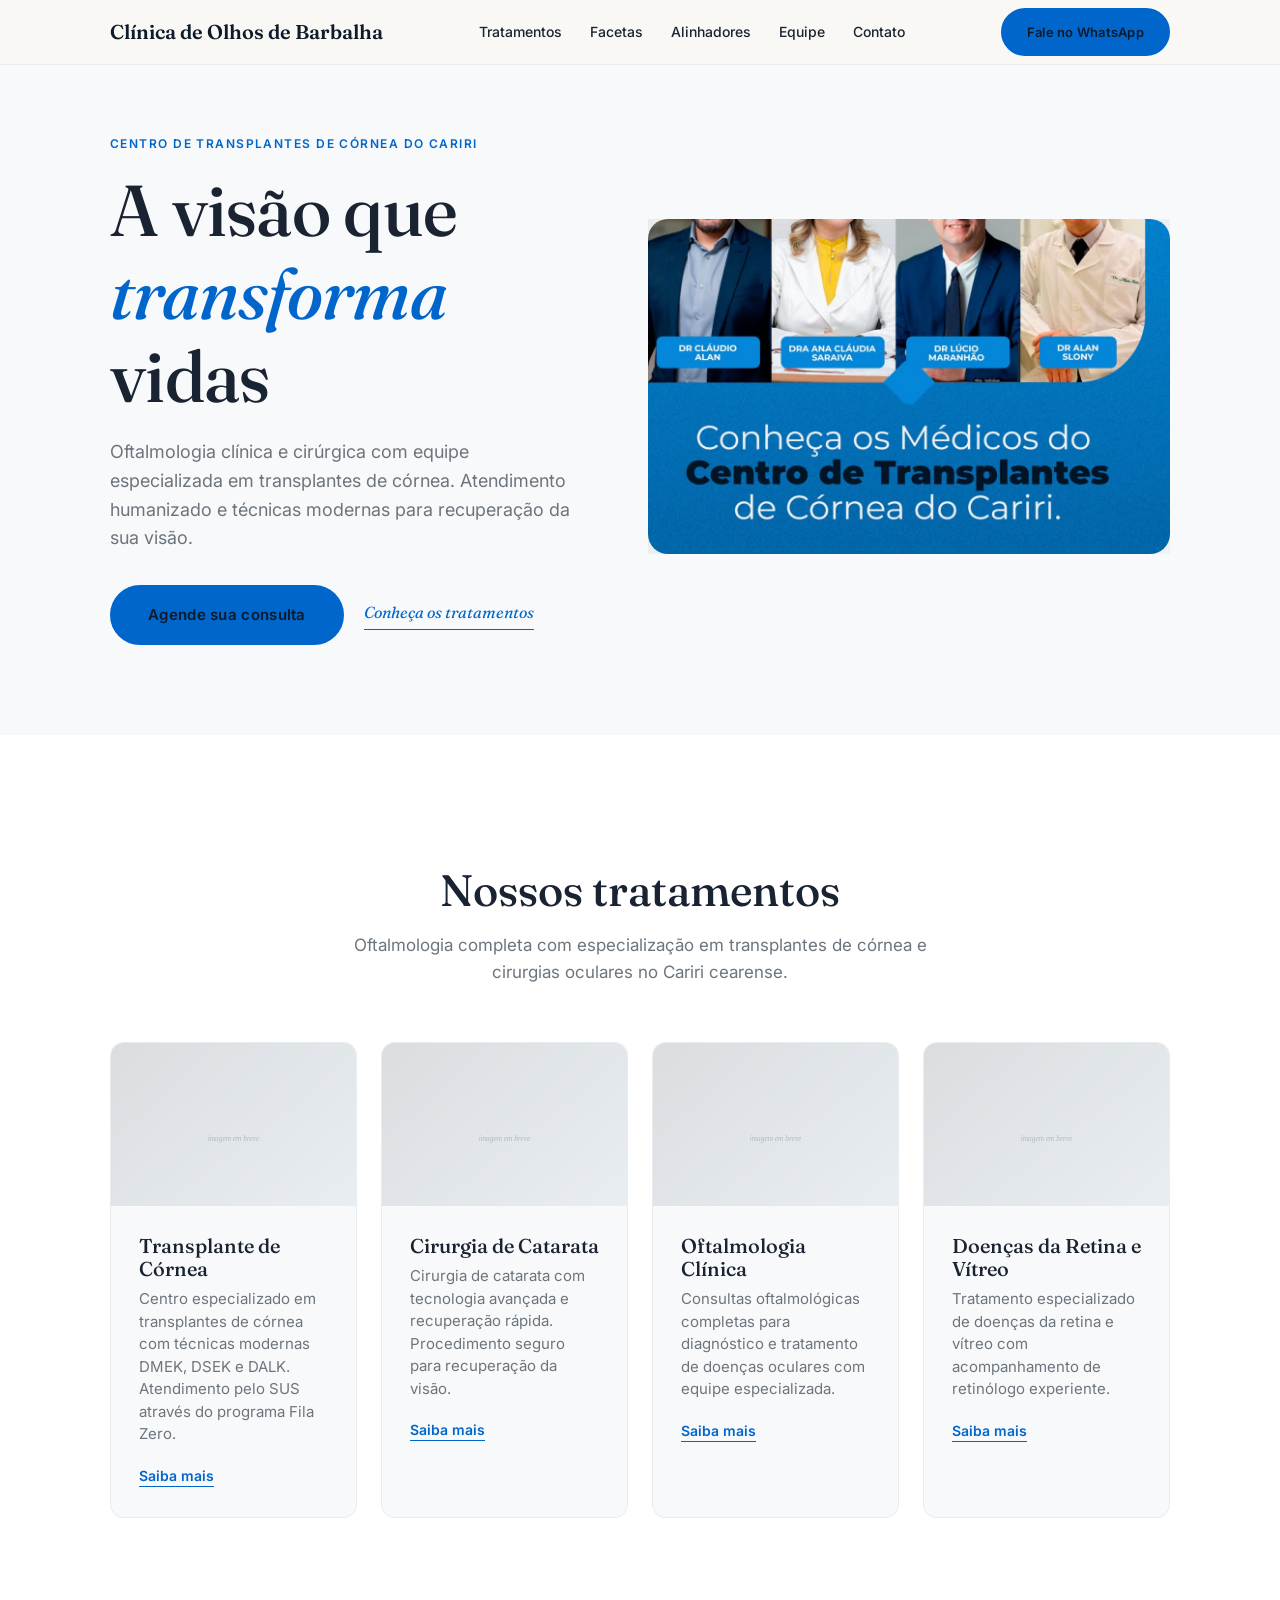
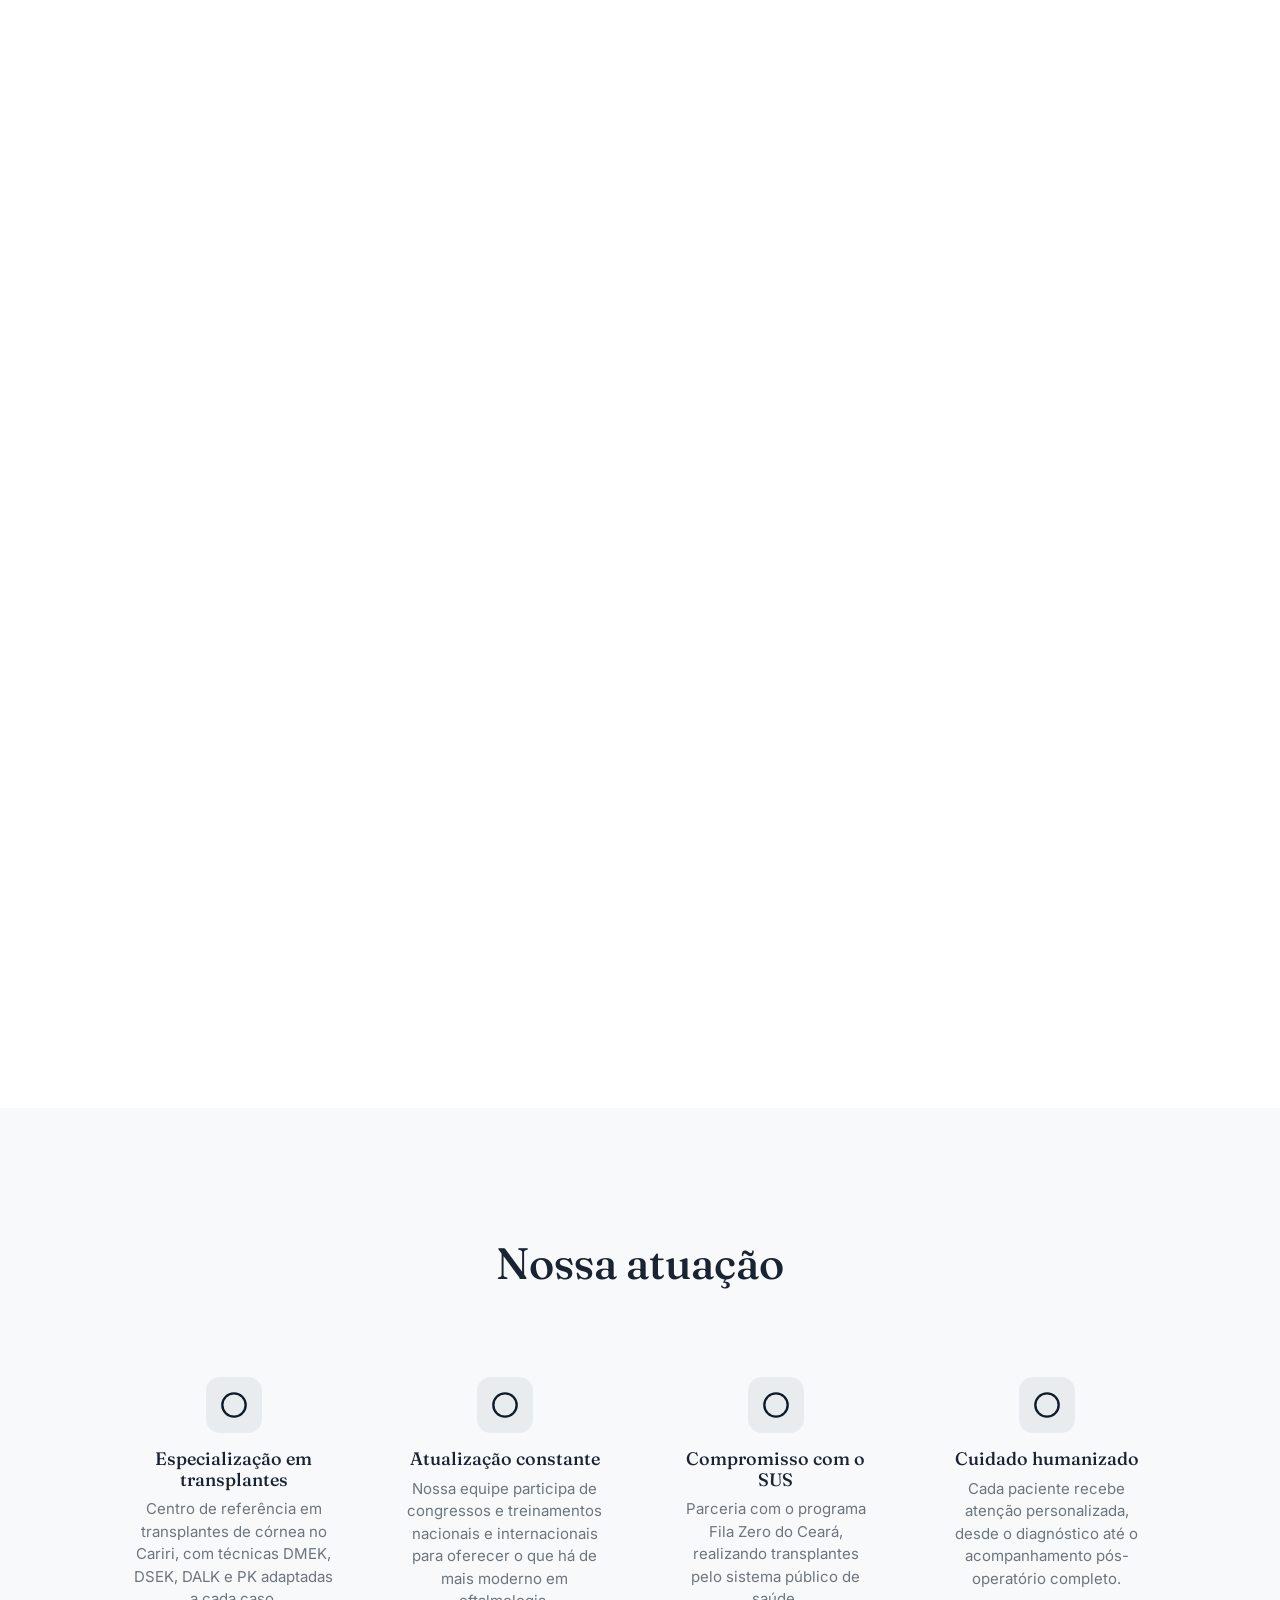
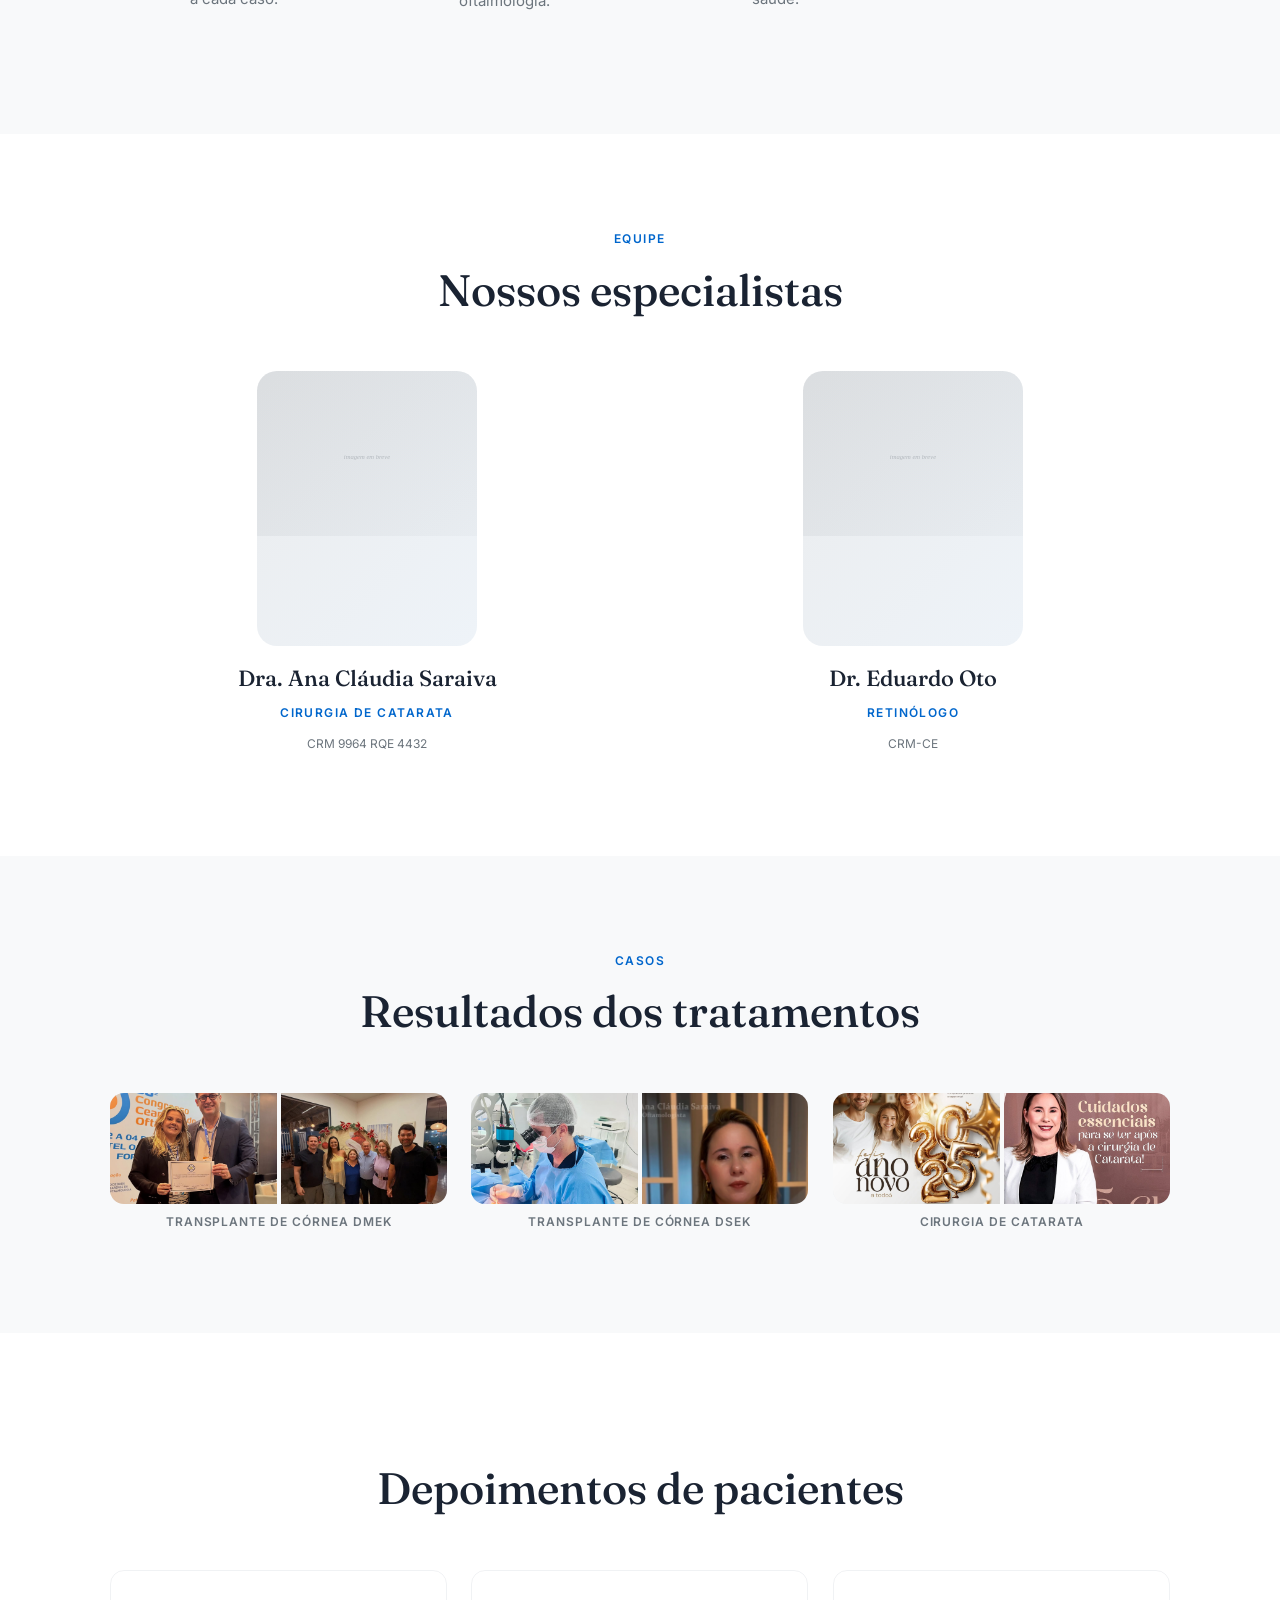
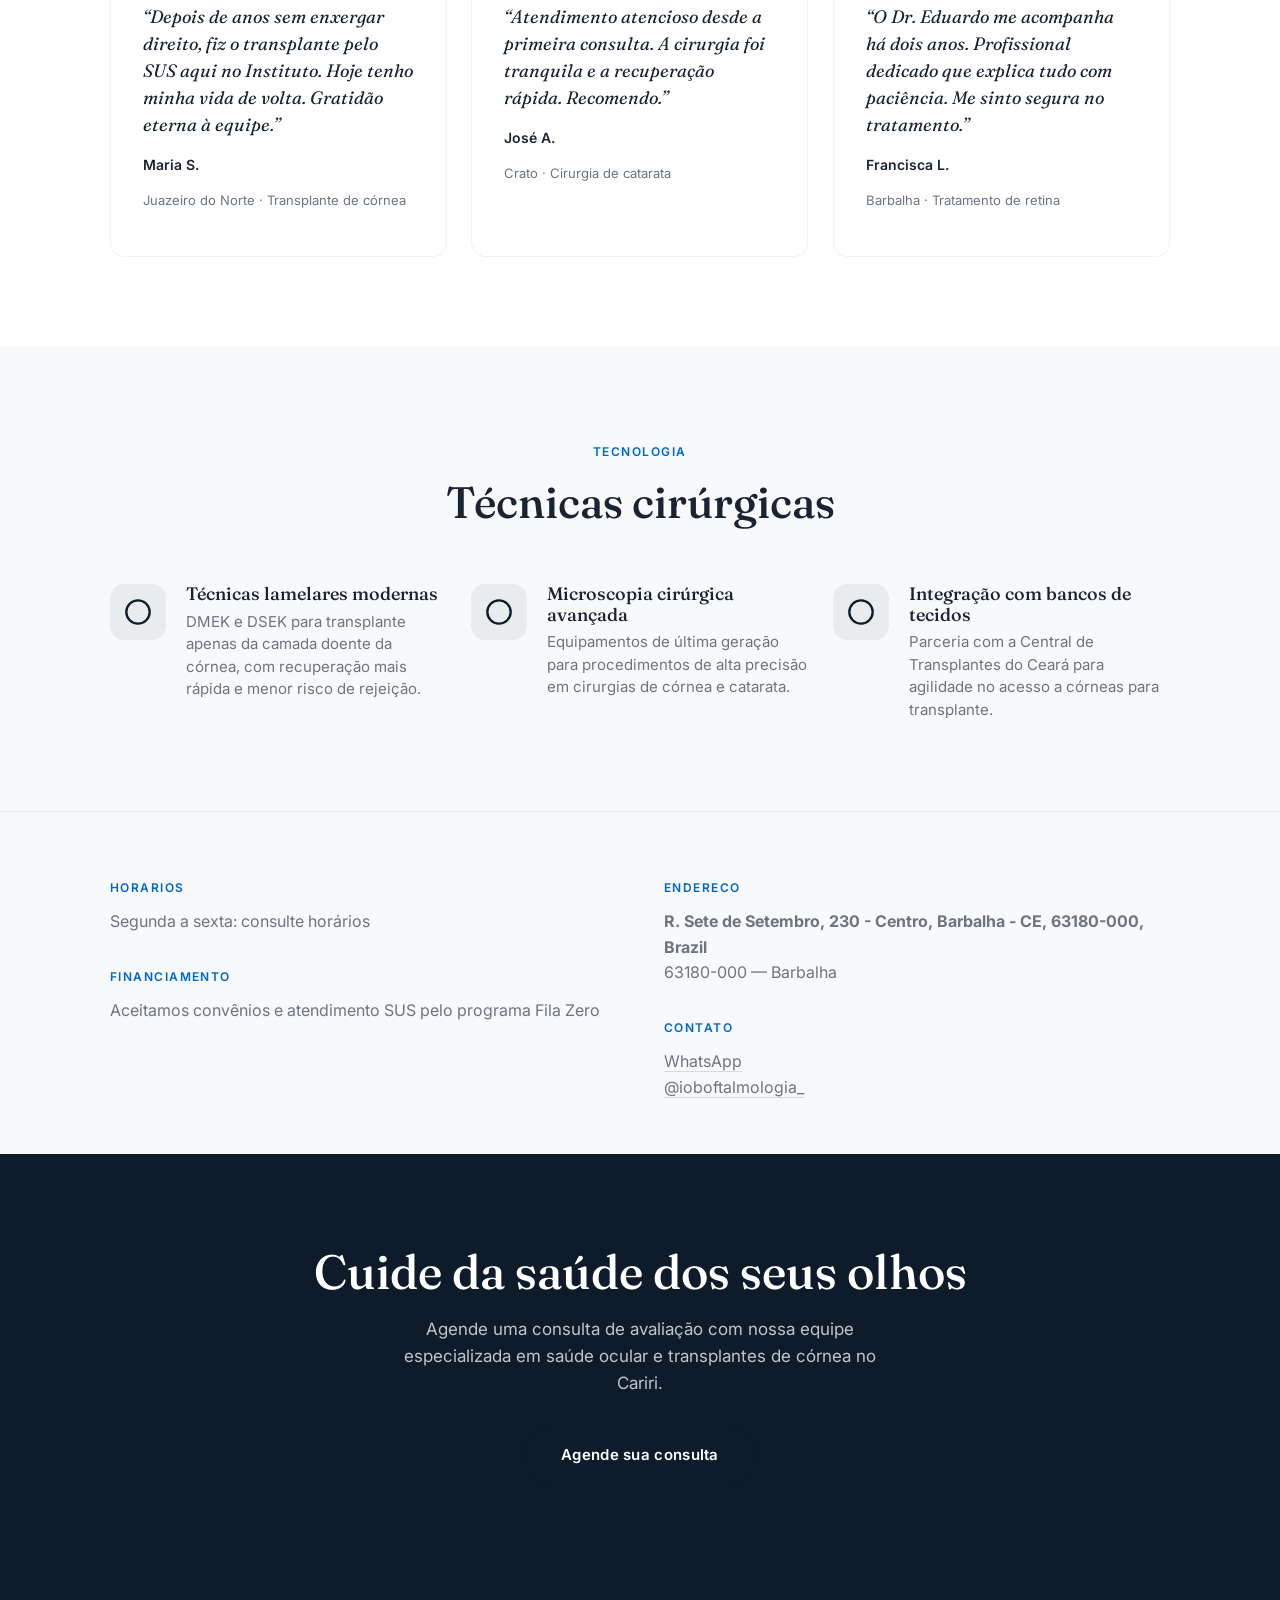
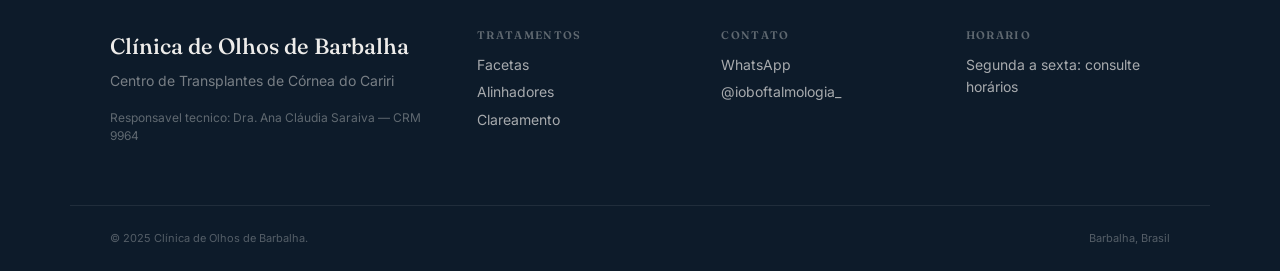
<file: index.html>
<!DOCTYPE html>
<html lang="pt-BR">
<head>
  <meta charset="UTF-8">
  <meta name="viewport" content="width=device-width, initial-scale=1.0">
  <title>Clínica de Olhos de Barbalha | Centro de Transplantes de Córnea do Cariri</title>
  <meta name="description" content="Instituto de Olhos de Barbalha - Centro de Transplantes de Córnea do Cariri. Oftalmologia clínica e cirúrgica, cirurgia de catarata. Atendimento SUS. Agende sua consulta.">
  <meta property="og:title" content="Clínica de Olhos de Barbalha | Centro de Transplantes de Córnea do Cariri">
  <meta property="og:description" content="Instituto de Olhos de Barbalha - Centro de Transplantes de Córnea do Cariri. Oftalmologia clínica e cirúrgica, cirurgia de catarata. Atendimento SUS. Agende sua consulta.">
  <meta property="og:image" content="assets/og-placeholder.jpg">
  <meta property="og:type" content="website">
  <meta property="og:locale" content="pt_BR">
  <meta name="twitter:card" content="summary_large_image">
  <link rel="icon" type="image/png" href="assets/favicon.png">
  <link rel="preconnect" href="https://fonts.googleapis.com">
  <link rel="preconnect" href="https://fonts.gstatic.com" crossorigin>
  <link href="https://fonts.googleapis.com/css2?family=Fraunces:ital,wght@0,500;0,600;1,500&family=Inter:wght@400;500;600&display=swap" rel="stylesheet">
  <link rel="stylesheet" href="style.css">
  <script type="application/ld+json">
  { "@context":"https://schema.org", "@type":"MedicalClinic", "name":"Clínica de Olhos de Barbalha", "image":"assets/og-placeholder.jpg", "telephone":"+558835320024", "address":{"@type":"PostalAddress","streetAddress":"R. Sete de Setembro, 230 - Centro, Barbalha - CE, 63180-000, Brazil","addressLocality":"Barbalha","postalCode":"63180-000","addressCountry":"BR"}, "url":"https://ioboftalmologia.com.br" }
  </script>
<script>window.__imgFallback=function(img,label){img.onerror=null;img.alt=label||'';img.style.cssText='background:#e5e7eb;min-height:40px';img.src='data:image/svg+xml,%3Csvg xmlns%3D%22http%3A%2F%2Fwww.w3.org%2F2000%2Fsvg%22 viewBox%3D%220 0 1 1%22%3E%3C%2Fsvg%3E';};</script>
</head>
<body>
  <header class="navbar"><div class="container nav-inner">
    <a href="#top" class="brand-name">Clínica de Olhos de Barbalha</a>
    <nav class="nav-links" aria-label="Navegacao principal">
      <a href="#tratamentos">Tratamentos</a><a href="facetas.html">Facetas</a><a href="alinhadores.html">Alinhadores</a><a href="#equipe">Equipe</a><a href="#contato">Contato</a>
    </nav>
    <a href="https://wa.me/558835320024" class="cta-primary cta-primary--compact">Fale no WhatsApp</a>
  </div></header>

  <!-- HERO -->
  <section class="hero" id="top"><div class="container hero-grid">
    <div class="hero-text">
      <span class="eyebrow fade-up">Centro de Transplantes de Córnea do Cariri</span>
      <h1 class="hero-title fade-up fade-up-d1">A visão que <em>transforma</em> vidas</h1>
      <p class="hero-sub fade-up fade-up-d2">Oftalmologia clínica e cirúrgica com equipe especializada em transplantes de córnea. Atendimento humanizado e técnicas modernas para recuperação da sua visão.</p>
      <div class="hero-ctas fade-up fade-up-d3">
        <a href="https://wa.me/558835320024" class="cta-primary">Agende sua consulta</a>
        <a href="#tratamentos" class="cta-secondary">Conheça os tratamentos</a>
      </div>
    </div>
    <figure class="hero-media img-fallback fade-up fade-up-d1">
      <img src="assets/ig-1.jpg" alt="Instituto de Olhos de Barbalha - Centro de Transplantes de Córnea do Cariri" width="1400" height="900" onerror="window.__imgFallback(this,'imagem em breve')">
    </figure>
  </div></section>

  <!-- TRATAMENTOS -->
  <section class="services-ov" id="tratamentos"><div class="container">
    <header class="section-header">
      <span class="eyebrow fade-up">Tratamentos</span>
      <h2 class="section-title fade-up fade-up-d1">Nossos tratamentos</h2>
      <p class="section-lede fade-up fade-up-d2">Oftalmologia completa com especialização em transplantes de córnea e cirurgias oculares no Cariri cearense.</p>
    </header>
    <div class="services-ov-grid">
      <article class="svc-card stagger-card" data-stagger="0">
        <div class="svc-card-image img-fallback"><img src="https://8ispuxmgjxgu2r5q.public.blob.vercel-storage.com/stock-photos/dentisti/ambiente/dentisti-ambiente-17.webp" alt="Transplante de Córnea" loading="lazy" width="800" height="533" onerror="window.__imgFallback(this,'imagem em breve')"></div>
        <div class="svc-card-body">
          <h3 class="svc-card-name">Transplante de Córnea</h3>
          <p class="svc-card-desc">Centro especializado em transplantes de córnea com técnicas modernas DMEK, DSEK e DALK. Atendimento pelo SUS através do programa Fila Zero.</p>
          <a href="transplante-cornea.html" class="svc-card-link">Saiba mais</a>
        </div>
      </article>
      <article class="svc-card stagger-card" data-stagger="1">
        <div class="svc-card-image img-fallback"><img src="https://8ispuxmgjxgu2r5q.public.blob.vercel-storage.com/stock-photos/dentisti/detalhe/dentisti-detalhe-01.webp" alt="Cirurgia de Catarata" loading="lazy" width="800" height="533" onerror="window.__imgFallback(this,'imagem em breve')"></div>
        <div class="svc-card-body">
          <h3 class="svc-card-name">Cirurgia de Catarata</h3>
          <p class="svc-card-desc">Cirurgia de catarata com tecnologia avançada e recuperação rápida. Procedimento seguro para recuperação da visão.</p>
          <a href="cirurgia-catarata.html" class="svc-card-link">Saiba mais</a>
        </div>
      </article>
      <article class="svc-card stagger-card" data-stagger="2">
        <div class="svc-card-image img-fallback"><img src="https://8ispuxmgjxgu2r5q.public.blob.vercel-storage.com/stock-photos/dentisti/equipe/dentisti-equipe-01.webp" alt="Oftalmologia Clínica" loading="lazy" width="800" height="533" onerror="window.__imgFallback(this,'imagem em breve')"></div>
        <div class="svc-card-body">
          <h3 class="svc-card-name">Oftalmologia Clínica</h3>
          <p class="svc-card-desc">Consultas oftalmológicas completas para diagnóstico e tratamento de doenças oculares com equipe especializada.</p>
          <a href="oftalmologia-clinica.html" class="svc-card-link">Saiba mais</a>
        </div>
      </article>
      <article class="svc-card stagger-card" data-stagger="3">
        <div class="svc-card-image img-fallback"><img src="https://8ispuxmgjxgu2r5q.public.blob.vercel-storage.com/stock-photos/dentisti/ambiente/dentisti-ambiente-03.webp" alt="Doenças da Retina e Vítreo" loading="lazy" width="800" height="533" onerror="window.__imgFallback(this,'imagem em breve')"></div>
        <div class="svc-card-body">
          <h3 class="svc-card-name">Doenças da Retina e Vítreo</h3>
          <p class="svc-card-desc">Tratamento especializado de doenças da retina e vítreo com acompanhamento de retinólogo experiente.</p>
          <a href="retina-vitreo.html" class="svc-card-link">Saiba mais</a>
        </div>
      </article>
    </div>
  </div></section>

  <!-- SCROLL -->
  <section class="scroll-animation" id="scroll-anim" aria-label="Sequencia cinematografica: cuidado dental de precisao">
    <div class="scroll-anim-pin"><canvas id="scroll-canvas" aria-hidden="true"></canvas></div>
  </section>

  <!-- FILOSOFIA -->
  <section class="philosophy" id="filosofia"><div class="container">
    <header class="section-header">
      <span class="eyebrow fade-up">Por que nos escolher</span>
      <h2 class="section-title fade-up fade-up-d1">Nossa atuação</h2>
    </header>
    <div class="philosophy-grid">
      <article class="phil-card stagger-card" data-stagger="0">
        <div class="phil-icon" aria-hidden="true"><svg xmlns="http://www.w3.org/2000/svg" width="28" height="28" viewBox="0 0 24 24" fill="none" stroke="currentColor" stroke-width="2" stroke-linecap="round" stroke-linejoin="round"><circle cx="12" cy="12" r="10"/></svg></div>
        <h3 class="phil-title">Especialização em transplantes</h3>
        <p class="phil-desc">Centro de referência em transplantes de córnea no Cariri, com técnicas DMEK, DSEK, DALK e PK adaptadas a cada caso.</p>
      </article>
      <article class="phil-card stagger-card" data-stagger="1">
        <div class="phil-icon" aria-hidden="true"><svg xmlns="http://www.w3.org/2000/svg" width="28" height="28" viewBox="0 0 24 24" fill="none" stroke="currentColor" stroke-width="2" stroke-linecap="round" stroke-linejoin="round"><circle cx="12" cy="12" r="10"/></svg></div>
        <h3 class="phil-title">Atualização constante</h3>
        <p class="phil-desc">Nossa equipe participa de congressos e treinamentos nacionais e internacionais para oferecer o que há de mais moderno em oftalmologia.</p>
      </article>
      <article class="phil-card stagger-card" data-stagger="2">
        <div class="phil-icon" aria-hidden="true"><svg xmlns="http://www.w3.org/2000/svg" width="28" height="28" viewBox="0 0 24 24" fill="none" stroke="currentColor" stroke-width="2" stroke-linecap="round" stroke-linejoin="round"><circle cx="12" cy="12" r="10"/></svg></div>
        <h3 class="phil-title">Compromisso com o SUS</h3>
        <p class="phil-desc">Parceria com o programa Fila Zero do Ceará, realizando transplantes pelo sistema público de saúde.</p>
      </article>
      <article class="phil-card stagger-card" data-stagger="3">
        <div class="phil-icon" aria-hidden="true"><svg xmlns="http://www.w3.org/2000/svg" width="28" height="28" viewBox="0 0 24 24" fill="none" stroke="currentColor" stroke-width="2" stroke-linecap="round" stroke-linejoin="round"><circle cx="12" cy="12" r="10"/></svg></div>
        <h3 class="phil-title">Cuidado humanizado</h3>
        <p class="phil-desc">Cada paciente recebe atenção personalizada, desde o diagnóstico até o acompanhamento pós-operatório completo.</p>
      </article>
    </div>
  </div></section>

  <!-- EQUIPE -->
  <section class="team" id="equipe"><div class="container">
    <header class="section-header">
      <span class="eyebrow fade-up">Equipe</span>
      <h2 class="section-title fade-up fade-up-d1">Nossos especialistas</h2>
    </header>
    <div class="team-grid">
      <article class="team-card fade-up" style="transition-delay:calc(var(--anim-stagger)*0)">
        <figure class="team-photo img-fallback"><img src="https://8ispuxmgjxgu2r5q.public.blob.vercel-storage.com/stock-photos/dentisti/ambiente/dentisti-ambiente-04.webp" alt="Dra. Ana Cláudia Saraiva" loading="lazy" width="600" height="750" onerror="window.__imgFallback(this,'imagem em breve')"></figure>
        <h3 class="team-name">Dra. Ana Cláudia Saraiva</h3>
        <p class="team-spec">Cirurgia de Catarata</p>
        <p class="team-cro">CRM 9964 RQE 4432</p>
      </article>
      <article class="team-card fade-up" style="transition-delay:calc(var(--anim-stagger)*1)">
        <figure class="team-photo img-fallback"><img src="https://8ispuxmgjxgu2r5q.public.blob.vercel-storage.com/stock-photos/dentisti/detalhe/dentisti-detalhe-05.webp" alt="Dr. Eduardo Oto" loading="lazy" width="600" height="750" onerror="window.__imgFallback(this,'imagem em breve')"></figure>
        <h3 class="team-name">Dr. Eduardo Oto</h3>
        <p class="team-spec">Retinólogo</p>
        <p class="team-cro">CRM-CE</p>
      </article>
    </div>
  </div></section>

  <!-- CASOS -->
  <section class="cases" id="casos"><div class="container">
    <header class="section-header">
      <span class="eyebrow fade-up">Casos</span>
      <h2 class="section-title fade-up fade-up-d1">Resultados dos tratamentos</h2>
    </header>
    <div class="cases-grid">
      <div class="stagger-card" data-stagger="0">
        <div class="case-pair">
          <div class="img-fallback"><img src="assets/ig-7.jpg" alt="Antes — Transplante de córnea DMEK" loading="lazy" width="600" height="400" onerror="window.__imgFallback(this,'antes')"></div>
          <div class="img-fallback"><img src="assets/ig-6.jpg" alt="Depois — Transplante de córnea DMEK" loading="lazy" width="600" height="400" onerror="window.__imgFallback(this,'depois')"></div>
        </div>
        <p class="case-label">Transplante de córnea DMEK</p>
      </div>
      <div class="stagger-card" data-stagger="1">
        <div class="case-pair">
          <div class="img-fallback"><img src="assets/ig-9.jpg" alt="Antes — Transplante de córnea DSEK" loading="lazy" width="600" height="400" onerror="window.__imgFallback(this,'antes')"></div>
          <div class="img-fallback"><img src="assets/ig-8.jpg" alt="Depois — Transplante de córnea DSEK" loading="lazy" width="600" height="400" onerror="window.__imgFallback(this,'depois')"></div>
        </div>
        <p class="case-label">Transplante de córnea DSEK</p>
      </div>
      <div class="stagger-card" data-stagger="2">
        <div class="case-pair">
          <div class="img-fallback"><img src="assets/ig-11.jpg" alt="Antes — Cirurgia de catarata" loading="lazy" width="600" height="400" onerror="window.__imgFallback(this,'antes')"></div>
          <div class="img-fallback"><img src="assets/ig-10.jpg" alt="Depois — Cirurgia de catarata" loading="lazy" width="600" height="400" onerror="window.__imgFallback(this,'depois')"></div>
        </div>
        <p class="case-label">Cirurgia de catarata</p>
      </div>
    </div>
  </div></section>

  <!-- DEPOIMENTOS -->
  <section class="testimonials"><div class="container">
    <header class="section-header">
      <span class="eyebrow fade-up">Depoimentos</span>
      <h2 class="section-title fade-up fade-up-d1">Depoimentos de pacientes</h2>
    </header>
    <div class="testimonials-grid">
      <article class="testimonial-card stagger-card" data-stagger="0">
        <p class="testimonial-text">&ldquo;Depois de anos sem enxergar direito, fiz o transplante pelo SUS aqui no Instituto. Hoje tenho minha vida de volta. Gratidão eterna à equipe.&rdquo;</p>
        <p class="testimonial-name">Maria S.</p>
        <p class="testimonial-meta">Juazeiro do Norte · Transplante de córnea</p>
      </article>
      <article class="testimonial-card stagger-card" data-stagger="1">
        <p class="testimonial-text">&ldquo;Atendimento atencioso desde a primeira consulta. A cirurgia foi tranquila e a recuperação rápida. Recomendo.&rdquo;</p>
        <p class="testimonial-name">José A.</p>
        <p class="testimonial-meta">Crato · Cirurgia de catarata</p>
      </article>
      <article class="testimonial-card stagger-card" data-stagger="2">
        <p class="testimonial-text">&ldquo;O Dr. Eduardo me acompanha há dois anos. Profissional dedicado que explica tudo com paciência. Me sinto segura no tratamento.&rdquo;</p>
        <p class="testimonial-name">Francisca L.</p>
        <p class="testimonial-meta">Barbalha · Tratamento de retina</p>
      </article>
    </div>
  </div></section>

  <!-- TECNOLOGIA -->
  <section class="tech"><div class="container">
    <header class="section-header">
      <span class="eyebrow fade-up">Tecnologia</span>
      <h2 class="section-title fade-up fade-up-d1">Técnicas cirúrgicas</h2>
    </header>
    <div class="tech-grid">
      <div class="tech-item stagger-card" data-stagger="0">
        <div class="tech-icon" aria-hidden="true"><svg xmlns="http://www.w3.org/2000/svg" width="28" height="28" viewBox="0 0 24 24" fill="none" stroke="currentColor" stroke-width="2" stroke-linecap="round" stroke-linejoin="round"><circle cx="12" cy="12" r="10"/></svg></div>
        <div><h3 class="tech-name">Técnicas lamelares modernas</h3><p class="tech-desc">DMEK e DSEK para transplante apenas da camada doente da córnea, com recuperação mais rápida e menor risco de rejeição.</p></div>
      </div>
      <div class="tech-item stagger-card" data-stagger="1">
        <div class="tech-icon" aria-hidden="true"><svg xmlns="http://www.w3.org/2000/svg" width="28" height="28" viewBox="0 0 24 24" fill="none" stroke="currentColor" stroke-width="2" stroke-linecap="round" stroke-linejoin="round"><circle cx="12" cy="12" r="10"/></svg></div>
        <div><h3 class="tech-name">Microscopia cirúrgica avançada</h3><p class="tech-desc">Equipamentos de última geração para procedimentos de alta precisão em cirurgias de córnea e catarata.</p></div>
      </div>
      <div class="tech-item stagger-card" data-stagger="2">
        <div class="tech-icon" aria-hidden="true"><svg xmlns="http://www.w3.org/2000/svg" width="28" height="28" viewBox="0 0 24 24" fill="none" stroke="currentColor" stroke-width="2" stroke-linecap="round" stroke-linejoin="round"><circle cx="12" cy="12" r="10"/></svg></div>
        <div><h3 class="tech-name">Integração com bancos de tecidos</h3><p class="tech-desc">Parceria com a Central de Transplantes do Ceará para agilidade no acesso a córneas para transplante.</p></div>
      </div>
    </div>
  </div></section>

  <!-- INFO -->
  <section class="info" id="contato"><div class="container info-grid">
    <div>
      <div class="fade-up" style="margin-bottom:32px"><p class="info-label">Horarios</p><p class="info-value">Segunda a sexta: consulte horários</p></div>
      <div class="fade-up"><p class="info-label">Financiamento</p><p class="info-value">Aceitamos convênios e atendimento SUS pelo programa Fila Zero</p></div>
    </div>
    <div>
      <div class="fade-up" style="margin-bottom:32px">
        <p class="info-label">Endereco</p>
        <p class="info-value"><strong>R. Sete de Setembro, 230 - Centro, Barbalha - CE, 63180-000, Brazil</strong><br>63180-000 — Barbalha</p>
      </div>
      <div class="fade-up">
        <p class="info-label">Contato</p>
        <p class="info-value"><a href="https://wa.me/558835320024">WhatsApp</a><br><a href="https://instagram.com/ioboftalmologia_" target="_blank" rel="noopener">@ioboftalmologia_</a></p>
      </div>
      
    </div>
  </div></section>

  <!-- CTA -->
  <section class="cta-band"><div class="container">
    <h2 class="cta-band-title fade-up">Cuide da saúde dos seus olhos</h2>
    <p class="cta-band-sub fade-up fade-up-d1">Agende uma consulta de avaliação com nossa equipe especializada em saúde ocular e transplantes de córnea no Cariri.</p>
    <a href="https://wa.me/558835320024" class="cta-primary cta-primary--navy fade-up fade-up-d2">Agende sua consulta</a>
  </div></section>

  <!-- FOOTER -->
  <footer class="footer"><div class="container footer-grid">
    <div><span class="footer-brand-name">Clínica de Olhos de Barbalha</span><p class="footer-tag">Centro de Transplantes de Córnea do Cariri</p><p class="footer-disclaimer">Responsavel tecnico: Dra. Ana Cláudia Saraiva — CRM 9964</p></div>
    <div class="footer-col"><h4 class="footer-title">Tratamentos</h4><p><a href="facetas.html">Facetas</a></p><p><a href="alinhadores.html">Alinhadores</a></p><p><a href="clareamento.html">Clareamento</a></p></div>
    <div class="footer-col"><h4 class="footer-title">Contato</h4><p><a href="https://wa.me/558835320024">WhatsApp</a></p><p><a href="https://instagram.com/ioboftalmologia_" target="_blank" rel="noopener">@ioboftalmologia_</a></p></div>
    <div class="footer-col"><h4 class="footer-title">Horario</h4><p>Segunda a sexta: consulte horários</p></div>
  </div><div class="footer-bottom container"><span>&copy; <span id="year">2025</span> Clínica de Olhos de Barbalha.</span><span>Barbalha, Brasil</span></div></footer>

  <script src="script.js" defer></script>
</body>
</html>
</file>
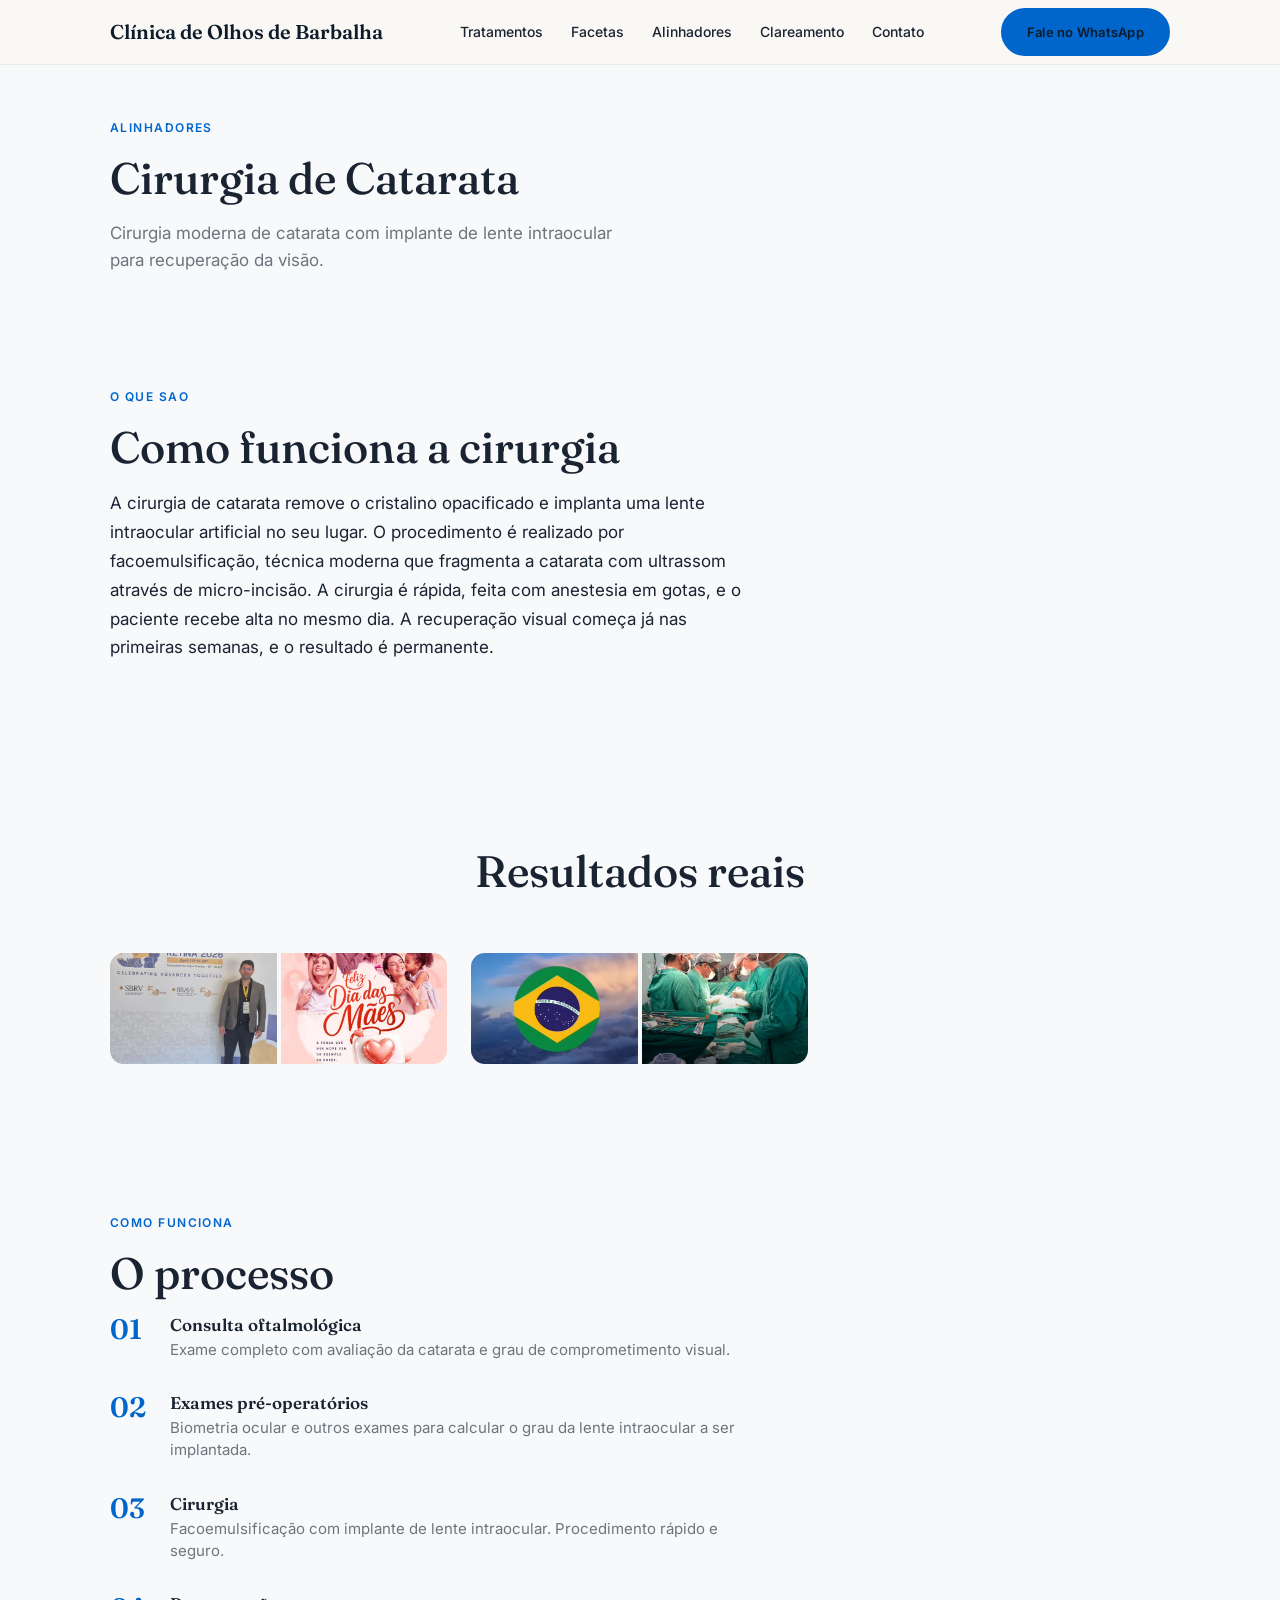
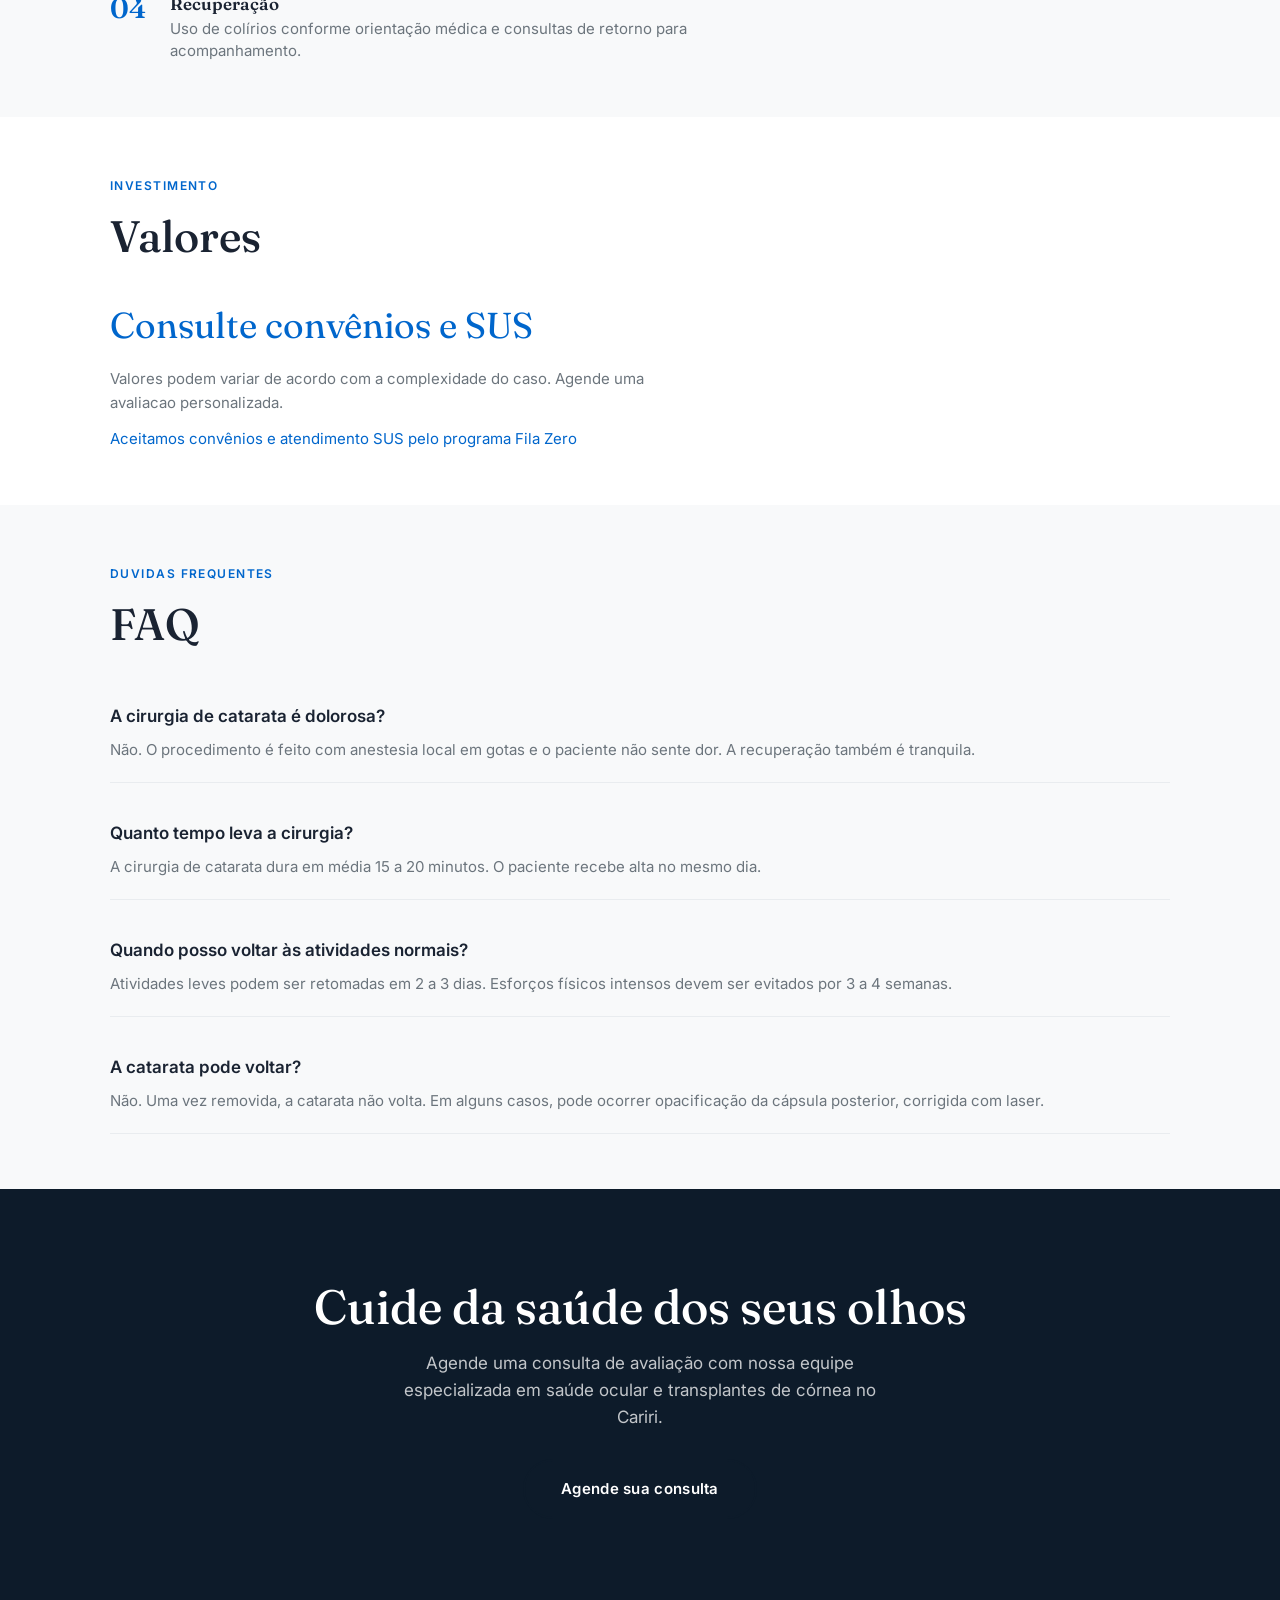
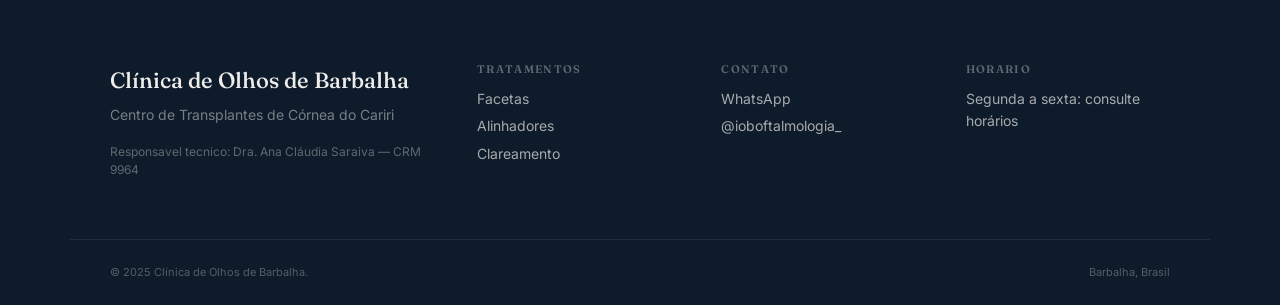
<file: alinhadores.html>
<!DOCTYPE html>
<html lang="pt-BR">
<head>
  <meta charset="UTF-8">
  <meta name="viewport" content="width=device-width, initial-scale=1.0">
  <title>Alinhadores Invisiveis | Clínica de Olhos de Barbalha</title>
  <meta name="description" content="Alinhadores invisiveis no Clínica de Olhos de Barbalha. Alinhe seu sorriso sem aparelho metalico.">
  <meta property="og:title" content="Alinhadores Invisiveis | Clínica de Olhos de Barbalha">
  <meta property="og:image" content="assets/og-placeholder.jpg">
  <meta property="og:locale" content="pt_BR">
  <link rel="icon" type="image/png" href="assets/favicon.png">
  <link rel="preconnect" href="https://fonts.googleapis.com">
  <link rel="preconnect" href="https://fonts.gstatic.com" crossorigin>
  <link href="https://fonts.googleapis.com/css2?family=Fraunces:ital,wght@0,500;0,600;1,500&family=Inter:wght@400;500;600&display=swap" rel="stylesheet">
  <link rel="stylesheet" href="style.css">
<script>window.__imgFallback=function(img,label){img.onerror=null;img.alt=label||'';img.style.cssText='background:#e5e7eb;min-height:40px';img.src='data:image/svg+xml,%3Csvg xmlns%3D%22http%3A%2F%2Fwww.w3.org%2F2000%2Fsvg%22 viewBox%3D%220 0 1 1%22%3E%3C%2Fsvg%3E';};</script>
</head>
<body>
  <header class="navbar"><div class="container nav-inner">
    <a href="index.html" class="brand-name">Clínica de Olhos de Barbalha</a>
    <nav class="nav-links" aria-label="Navegacao"><a href="index.html#tratamentos">Tratamentos</a><a href="facetas.html">Facetas</a><a href="alinhadores.html">Alinhadores</a><a href="clareamento.html">Clareamento</a><a href="index.html#contato">Contato</a></nav>
    <a href="https://wa.me/558835320024" class="cta-primary cta-primary--compact">Fale no WhatsApp</a>
  </div></header>

  <section class="page-hero"><div class="container">
    <span class="eyebrow fade-up">Alinhadores</span>
    <h1 class="section-title fade-up fade-up-d1">Cirurgia de Catarata</h1>
    <p class="page-hero-sub fade-up fade-up-d2">Cirurgia moderna de catarata com implante de lente intraocular para recuperação da visão.</p>
  </div></section>

  <section class="treatment-intro"><div class="container">
    <span class="eyebrow fade-up">O que sao</span>
    <h2 class="section-title fade-up fade-up-d1">Como funciona a cirurgia</h2>
    <p class="treatment-body fade-up fade-up-d2">A cirurgia de catarata remove o cristalino opacificado e implanta uma lente intraocular artificial no seu lugar. O procedimento é realizado por facoemulsificação, técnica moderna que fragmenta a catarata com ultrassom através de micro-incisão. A cirurgia é rápida, feita com anestesia em gotas, e o paciente recebe alta no mesmo dia. A recuperação visual começa já nas primeiras semanas, e o resultado é permanente.</p>
  </div></section>

  <section class="cases"><div class="container">
    <header class="section-header"><span class="eyebrow fade-up">Antes e depois</span><h2 class="section-title fade-up fade-up-d1">Resultados reais</h2></header>
    <div class="cases-grid">
      <div class="stagger-card" data-stagger="0">
        <div class="case-pair">
          <div class="img-fallback"><img src="assets/ig-3.jpg" alt="Antes" loading="lazy" width="600" height="400" onerror="window.__imgFallback(this,'antes')"></div>
          <div class="img-fallback"><img src="assets/ig-2.jpg" alt="Depois" loading="lazy" width="600" height="400" onerror="window.__imgFallback(this,'depois')"></div>
        </div>
      </div>
      <div class="stagger-card" data-stagger="1">
        <div class="case-pair">
          <div class="img-fallback"><img src="assets/ig-5.jpg" alt="Antes" loading="lazy" width="600" height="400" onerror="window.__imgFallback(this,'antes')"></div>
          <div class="img-fallback"><img src="assets/ig-4.jpg" alt="Depois" loading="lazy" width="600" height="400" onerror="window.__imgFallback(this,'depois')"></div>
        </div>
      </div>
    </div>
  </div></section>

  <section class="process-section"><div class="container">
    <span class="eyebrow fade-up">Como funciona</span>
    <h2 class="section-title fade-up fade-up-d1">O processo</h2>
    <div class="process-grid">
      <div class="process-step stagger-card" data-stagger="0">
        <span class="process-number">01</span>
        <div><h3 class="process-step-title">Consulta oftalmológica</h3><p class="process-step-desc">Exame completo com avaliação da catarata e grau de comprometimento visual.</p></div>
      </div>
      <div class="process-step stagger-card" data-stagger="1">
        <span class="process-number">02</span>
        <div><h3 class="process-step-title">Exames pré-operatórios</h3><p class="process-step-desc">Biometria ocular e outros exames para calcular o grau da lente intraocular a ser implantada.</p></div>
      </div>
      <div class="process-step stagger-card" data-stagger="2">
        <span class="process-number">03</span>
        <div><h3 class="process-step-title">Cirurgia</h3><p class="process-step-desc">Facoemulsificação com implante de lente intraocular. Procedimento rápido e seguro.</p></div>
      </div>
      <div class="process-step stagger-card" data-stagger="3">
        <span class="process-number">04</span>
        <div><h3 class="process-step-title">Recuperação</h3><p class="process-step-desc">Uso de colírios conforme orientação médica e consultas de retorno para acompanhamento.</p></div>
      </div>
    </div>
  </div></section>

  <section class="investment"><div class="container">
    <span class="eyebrow fade-up">Investimento</span>
    <h2 class="section-title fade-up fade-up-d1">Valores</h2>
    <p class="invest-range fade-up fade-up-d2">Consulte convênios e SUS</p>
    <p class="invest-note fade-up fade-up-d3">Valores podem variar de acordo com a complexidade do caso. Agende uma avaliacao personalizada.</p>
    <p class="invest-note fade-up" style="margin-top:12px;color:var(--brand-accent)">Aceitamos convênios e atendimento SUS pelo programa Fila Zero</p>
  </div></section>

  <section class="faq-section"><div class="container">
    <span class="eyebrow fade-up">Duvidas frequentes</span>
    <h2 class="section-title fade-up fade-up-d1">FAQ</h2>
    <div class="faq-item fade-up">
      <p class="faq-question">A cirurgia de catarata é dolorosa?</p>
      <p class="faq-answer">Não. O procedimento é feito com anestesia local em gotas e o paciente não sente dor. A recuperação também é tranquila.</p>
    </div>
    <div class="faq-item fade-up">
      <p class="faq-question">Quanto tempo leva a cirurgia?</p>
      <p class="faq-answer">A cirurgia de catarata dura em média 15 a 20 minutos. O paciente recebe alta no mesmo dia.</p>
    </div>
    <div class="faq-item fade-up">
      <p class="faq-question">Quando posso voltar às atividades normais?</p>
      <p class="faq-answer">Atividades leves podem ser retomadas em 2 a 3 dias. Esforços físicos intensos devem ser evitados por 3 a 4 semanas.</p>
    </div>
    <div class="faq-item fade-up">
      <p class="faq-question">A catarata pode voltar?</p>
      <p class="faq-answer">Não. Uma vez removida, a catarata não volta. Em alguns casos, pode ocorrer opacificação da cápsula posterior, corrigida com laser.</p>
    </div>
  </div></section>

  <section class="cta-band"><div class="container">
    <h2 class="cta-band-title fade-up">Cuide da saúde dos seus olhos</h2>
    <p class="cta-band-sub fade-up fade-up-d1">Agende uma consulta de avaliação com nossa equipe especializada em saúde ocular e transplantes de córnea no Cariri.</p>
    <a href="https://wa.me/558835320024" class="cta-primary cta-primary--navy fade-up fade-up-d2">Agende sua consulta</a>
  </div></section>

  <footer class="footer"><div class="container footer-grid">
    <div><span class="footer-brand-name">Clínica de Olhos de Barbalha</span><p class="footer-tag">Centro de Transplantes de Córnea do Cariri</p><p class="footer-disclaimer">Responsavel tecnico: Dra. Ana Cláudia Saraiva — CRM 9964</p></div>
    <div class="footer-col"><h4 class="footer-title">Tratamentos</h4><p><a href="facetas.html">Facetas</a></p><p><a href="alinhadores.html">Alinhadores</a></p><p><a href="clareamento.html">Clareamento</a></p></div>
    <div class="footer-col"><h4 class="footer-title">Contato</h4><p><a href="https://wa.me/558835320024">WhatsApp</a></p><p><a href="https://instagram.com/ioboftalmologia_" target="_blank" rel="noopener">@ioboftalmologia_</a></p></div>
    <div class="footer-col"><h4 class="footer-title">Horario</h4><p>Segunda a sexta: consulte horários</p></div>
  </div><div class="footer-bottom container"><span>&copy; <span id="year">2025</span> Clínica de Olhos de Barbalha.</span><span>Barbalha, Brasil</span></div></footer>
  <script src="script.js" defer></script>
</body>
</html>
</file>
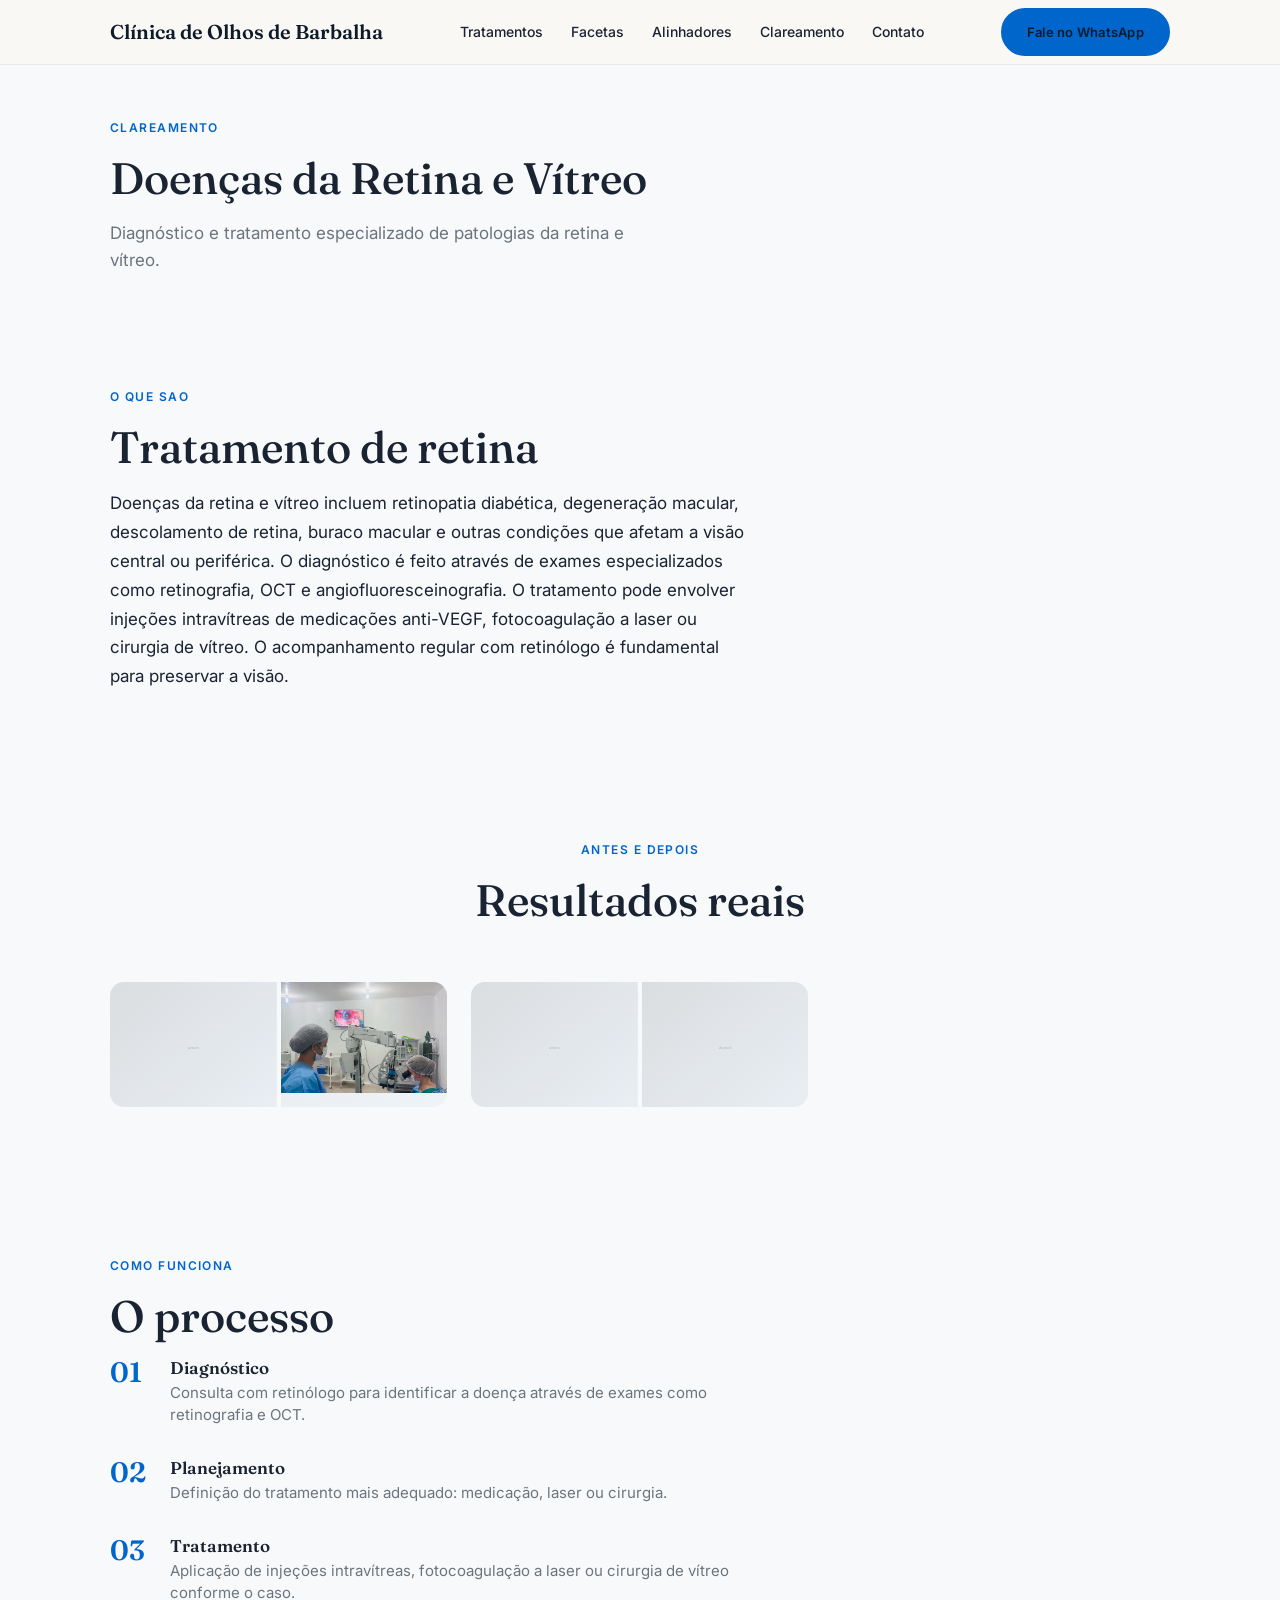
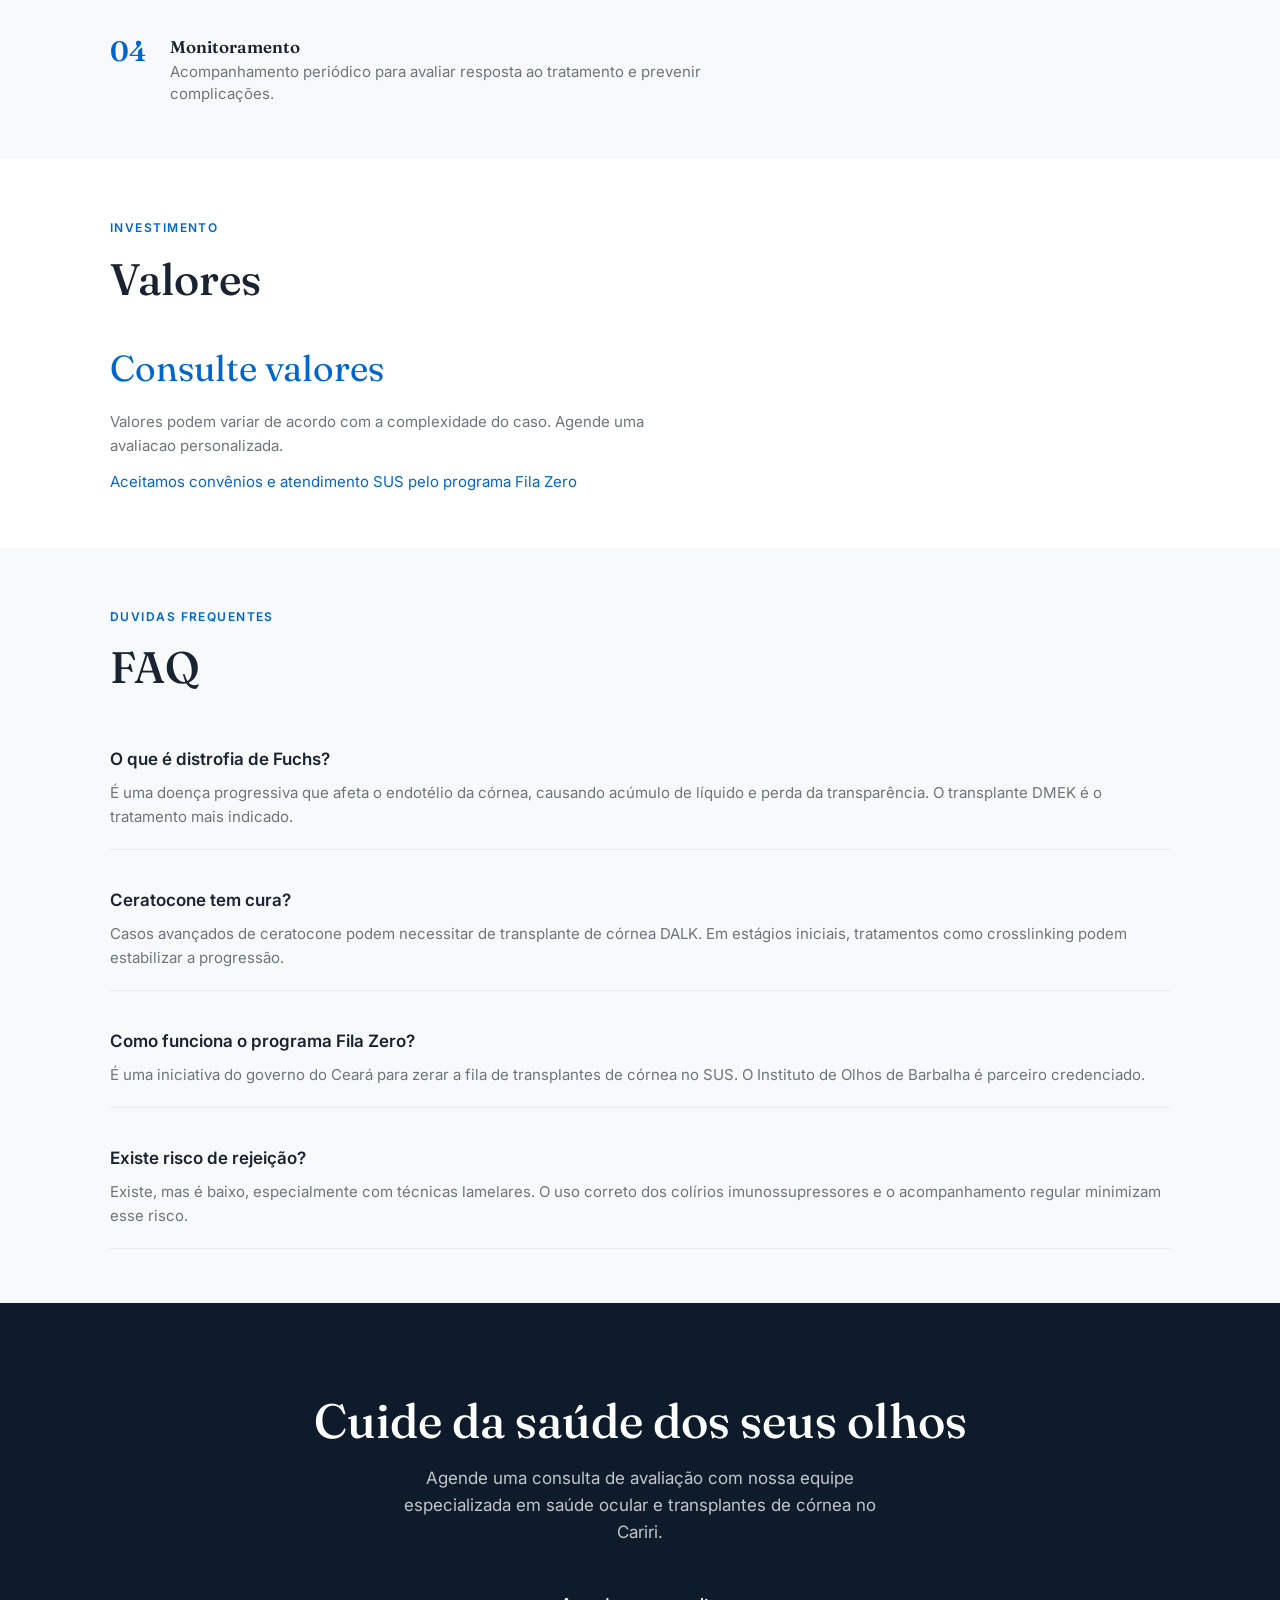
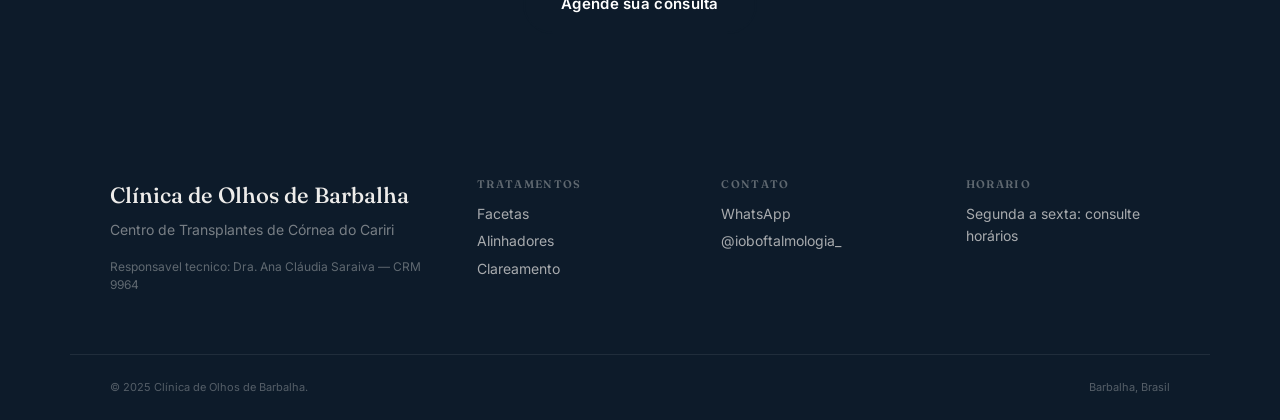
<file: clareamento.html>
<!DOCTYPE html>
<html lang="pt-BR">
<head>
  <meta charset="UTF-8">
  <meta name="viewport" content="width=device-width, initial-scale=1.0">
  <title>Clareamento | Clínica de Olhos de Barbalha</title>
  <meta name="description" content="Clareamento dental profissional no Clínica de Olhos de Barbalha. Resultados visiveis em uma sessao.">
  <meta property="og:title" content="Clareamento | Clínica de Olhos de Barbalha">
  <meta property="og:image" content="assets/og-placeholder.jpg">
  <meta property="og:locale" content="pt_BR">
  <link rel="icon" type="image/png" href="assets/favicon.png">
  <link rel="preconnect" href="https://fonts.googleapis.com">
  <link rel="preconnect" href="https://fonts.gstatic.com" crossorigin>
  <link href="https://fonts.googleapis.com/css2?family=Fraunces:ital,wght@0,500;0,600;1,500&family=Inter:wght@400;500;600&display=swap" rel="stylesheet">
  <link rel="stylesheet" href="style.css">
<script>window.__imgFallback=function(img,label){img.onerror=null;img.alt=label||'';img.style.cssText='background:#e5e7eb;min-height:40px';img.src='data:image/svg+xml,%3Csvg xmlns%3D%22http%3A%2F%2Fwww.w3.org%2F2000%2Fsvg%22 viewBox%3D%220 0 1 1%22%3E%3C%2Fsvg%3E';};</script>
</head>
<body>
  <header class="navbar"><div class="container nav-inner">
    <a href="index.html" class="brand-name">Clínica de Olhos de Barbalha</a>
    <nav class="nav-links" aria-label="Navegacao"><a href="index.html#tratamentos">Tratamentos</a><a href="facetas.html">Facetas</a><a href="alinhadores.html">Alinhadores</a><a href="clareamento.html">Clareamento</a><a href="index.html#contato">Contato</a></nav>
    <a href="https://wa.me/558835320024" class="cta-primary cta-primary--compact">Fale no WhatsApp</a>
  </div></header>

  <section class="page-hero"><div class="container">
    <span class="eyebrow fade-up">Clareamento</span>
    <h1 class="section-title fade-up fade-up-d1">Doenças da Retina e Vítreo</h1>
    <p class="page-hero-sub fade-up fade-up-d2">Diagnóstico e tratamento especializado de patologias da retina e vítreo.</p>
  </div></section>

  <section class="treatment-intro"><div class="container">
    <span class="eyebrow fade-up">O que sao</span>
    <h2 class="section-title fade-up fade-up-d1">Tratamento de retina</h2>
    <p class="treatment-body fade-up fade-up-d2">Doenças da retina e vítreo incluem retinopatia diabética, degeneração macular, descolamento de retina, buraco macular e outras condições que afetam a visão central ou periférica. O diagnóstico é feito através de exames especializados como retinografia, OCT e angiofluoresceinografia. O tratamento pode envolver injeções intravítreas de medicações anti-VEGF, fotocoagulação a laser ou cirurgia de vítreo. O acompanhamento regular com retinólogo é fundamental para preservar a visão.</p>
  </div></section>

  <section class="cases"><div class="container">
    <header class="section-header"><span class="eyebrow fade-up">Antes e depois</span><h2 class="section-title fade-up fade-up-d1">Resultados reais</h2></header>
    <div class="cases-grid">
      <div class="stagger-card" data-stagger="0">
        <div class="case-pair">
          <div class="img-fallback"><img src="https://8ispuxmgjxgu2r5q.public.blob.vercel-storage.com/stock-photos/dentisti/ambiente/dentisti-ambiente-12.webp" alt="Antes" loading="lazy" width="600" height="400" onerror="window.__imgFallback(this,'antes')"></div>
          <div class="img-fallback"><img src="assets/ig-12.jpg" alt="Depois" loading="lazy" width="600" height="400" onerror="window.__imgFallback(this,'depois')"></div>
        </div>
      </div>
      <div class="stagger-card" data-stagger="1">
        <div class="case-pair">
          <div class="img-fallback"><img src="https://8ispuxmgjxgu2r5q.public.blob.vercel-storage.com/stock-photos/dentisti/detalhe/dentisti-detalhe-02.webp" alt="Antes" loading="lazy" width="600" height="400" onerror="window.__imgFallback(this,'antes')"></div>
          <div class="img-fallback"><img src="https://8ispuxmgjxgu2r5q.public.blob.vercel-storage.com/stock-photos/dentisti/ambiente/dentisti-ambiente-01.webp" alt="Depois" loading="lazy" width="600" height="400" onerror="window.__imgFallback(this,'depois')"></div>
        </div>
      </div>
    </div>
  </div></section>

  <section class="process-section"><div class="container">
    <span class="eyebrow fade-up">Como funciona</span>
    <h2 class="section-title fade-up fade-up-d1">O processo</h2>
    <div class="process-grid">
      <div class="process-step stagger-card" data-stagger="0">
        <span class="process-number">01</span>
        <div><h3 class="process-step-title">Diagnóstico</h3><p class="process-step-desc">Consulta com retinólogo para identificar a doença através de exames como retinografia e OCT.</p></div>
      </div>
      <div class="process-step stagger-card" data-stagger="1">
        <span class="process-number">02</span>
        <div><h3 class="process-step-title">Planejamento</h3><p class="process-step-desc">Definição do tratamento mais adequado: medicação, laser ou cirurgia.</p></div>
      </div>
      <div class="process-step stagger-card" data-stagger="2">
        <span class="process-number">03</span>
        <div><h3 class="process-step-title">Tratamento</h3><p class="process-step-desc">Aplicação de injeções intravítreas, fotocoagulação a laser ou cirurgia de vítreo conforme o caso.</p></div>
      </div>
      <div class="process-step stagger-card" data-stagger="3">
        <span class="process-number">04</span>
        <div><h3 class="process-step-title">Monitoramento</h3><p class="process-step-desc">Acompanhamento periódico para avaliar resposta ao tratamento e prevenir complicações.</p></div>
      </div>
    </div>
  </div></section>

  <section class="investment"><div class="container">
    <span class="eyebrow fade-up">Investimento</span>
    <h2 class="section-title fade-up fade-up-d1">Valores</h2>
    <p class="invest-range fade-up fade-up-d2">Consulte valores</p>
    <p class="invest-note fade-up fade-up-d3">Valores podem variar de acordo com a complexidade do caso. Agende uma avaliacao personalizada.</p>
    <p class="invest-note fade-up" style="margin-top:12px;color:var(--brand-accent)">Aceitamos convênios e atendimento SUS pelo programa Fila Zero</p>
  </div></section>

  <section class="faq-section"><div class="container">
    <span class="eyebrow fade-up">Duvidas frequentes</span>
    <h2 class="section-title fade-up fade-up-d1">FAQ</h2>
    <div class="faq-item fade-up">
      <p class="faq-question">O que é distrofia de Fuchs?</p>
      <p class="faq-answer">É uma doença progressiva que afeta o endotélio da córnea, causando acúmulo de líquido e perda da transparência. O transplante DMEK é o tratamento mais indicado.</p>
    </div>
    <div class="faq-item fade-up">
      <p class="faq-question">Ceratocone tem cura?</p>
      <p class="faq-answer">Casos avançados de ceratocone podem necessitar de transplante de córnea DALK. Em estágios iniciais, tratamentos como crosslinking podem estabilizar a progressão.</p>
    </div>
    <div class="faq-item fade-up">
      <p class="faq-question">Como funciona o programa Fila Zero?</p>
      <p class="faq-answer">É uma iniciativa do governo do Ceará para zerar a fila de transplantes de córnea no SUS. O Instituto de Olhos de Barbalha é parceiro credenciado.</p>
    </div>
    <div class="faq-item fade-up">
      <p class="faq-question">Existe risco de rejeição?</p>
      <p class="faq-answer">Existe, mas é baixo, especialmente com técnicas lamelares. O uso correto dos colírios imunossupressores e o acompanhamento regular minimizam esse risco.</p>
    </div>
  </div></section>

  <section class="cta-band"><div class="container">
    <h2 class="cta-band-title fade-up">Cuide da saúde dos seus olhos</h2>
    <p class="cta-band-sub fade-up fade-up-d1">Agende uma consulta de avaliação com nossa equipe especializada em saúde ocular e transplantes de córnea no Cariri.</p>
    <a href="https://wa.me/558835320024" class="cta-primary cta-primary--navy fade-up fade-up-d2">Agende sua consulta</a>
  </div></section>

  <footer class="footer"><div class="container footer-grid">
    <div><span class="footer-brand-name">Clínica de Olhos de Barbalha</span><p class="footer-tag">Centro de Transplantes de Córnea do Cariri</p><p class="footer-disclaimer">Responsavel tecnico: Dra. Ana Cláudia Saraiva — CRM 9964</p></div>
    <div class="footer-col"><h4 class="footer-title">Tratamentos</h4><p><a href="facetas.html">Facetas</a></p><p><a href="alinhadores.html">Alinhadores</a></p><p><a href="clareamento.html">Clareamento</a></p></div>
    <div class="footer-col"><h4 class="footer-title">Contato</h4><p><a href="https://wa.me/558835320024">WhatsApp</a></p><p><a href="https://instagram.com/ioboftalmologia_" target="_blank" rel="noopener">@ioboftalmologia_</a></p></div>
    <div class="footer-col"><h4 class="footer-title">Horario</h4><p>Segunda a sexta: consulte horários</p></div>
  </div><div class="footer-bottom container"><span>&copy; <span id="year">2025</span> Clínica de Olhos de Barbalha.</span><span>Barbalha, Brasil</span></div></footer>
  <script src="script.js" defer></script>
</body>
</html>
</file>
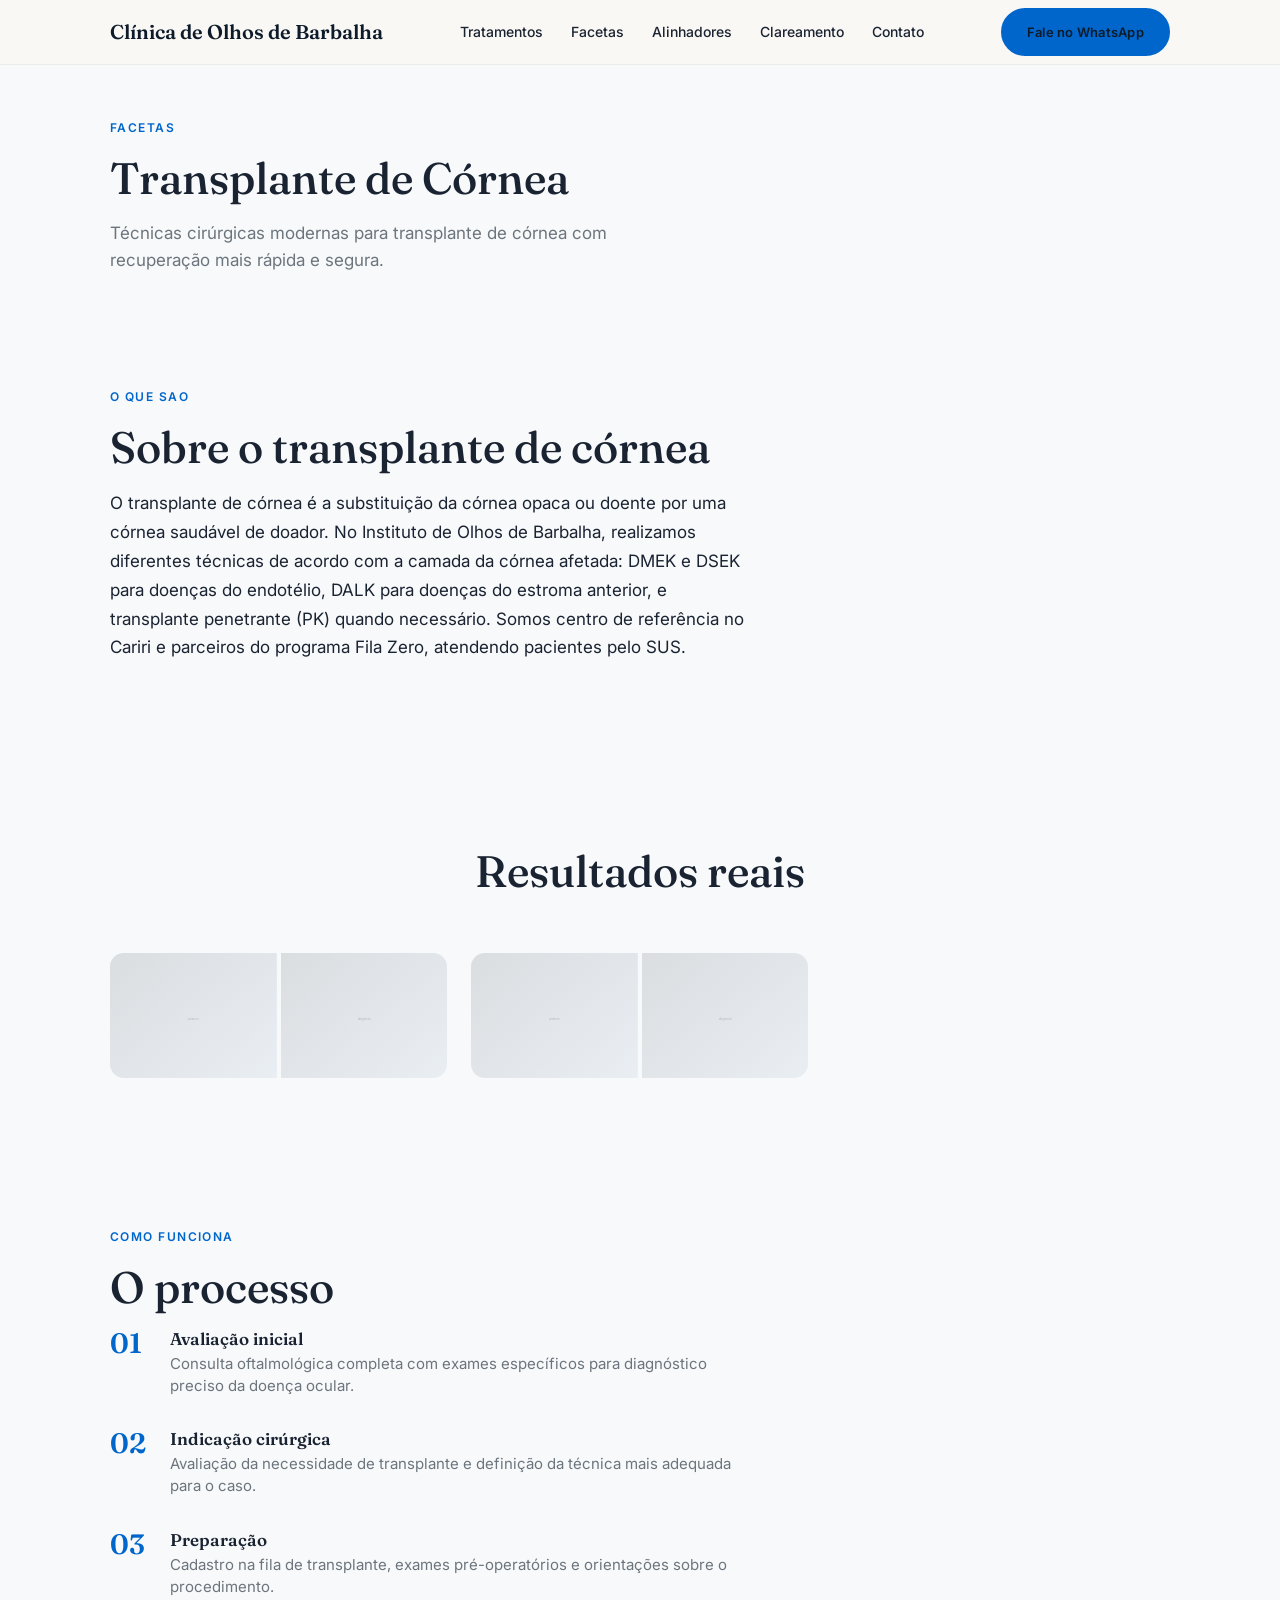
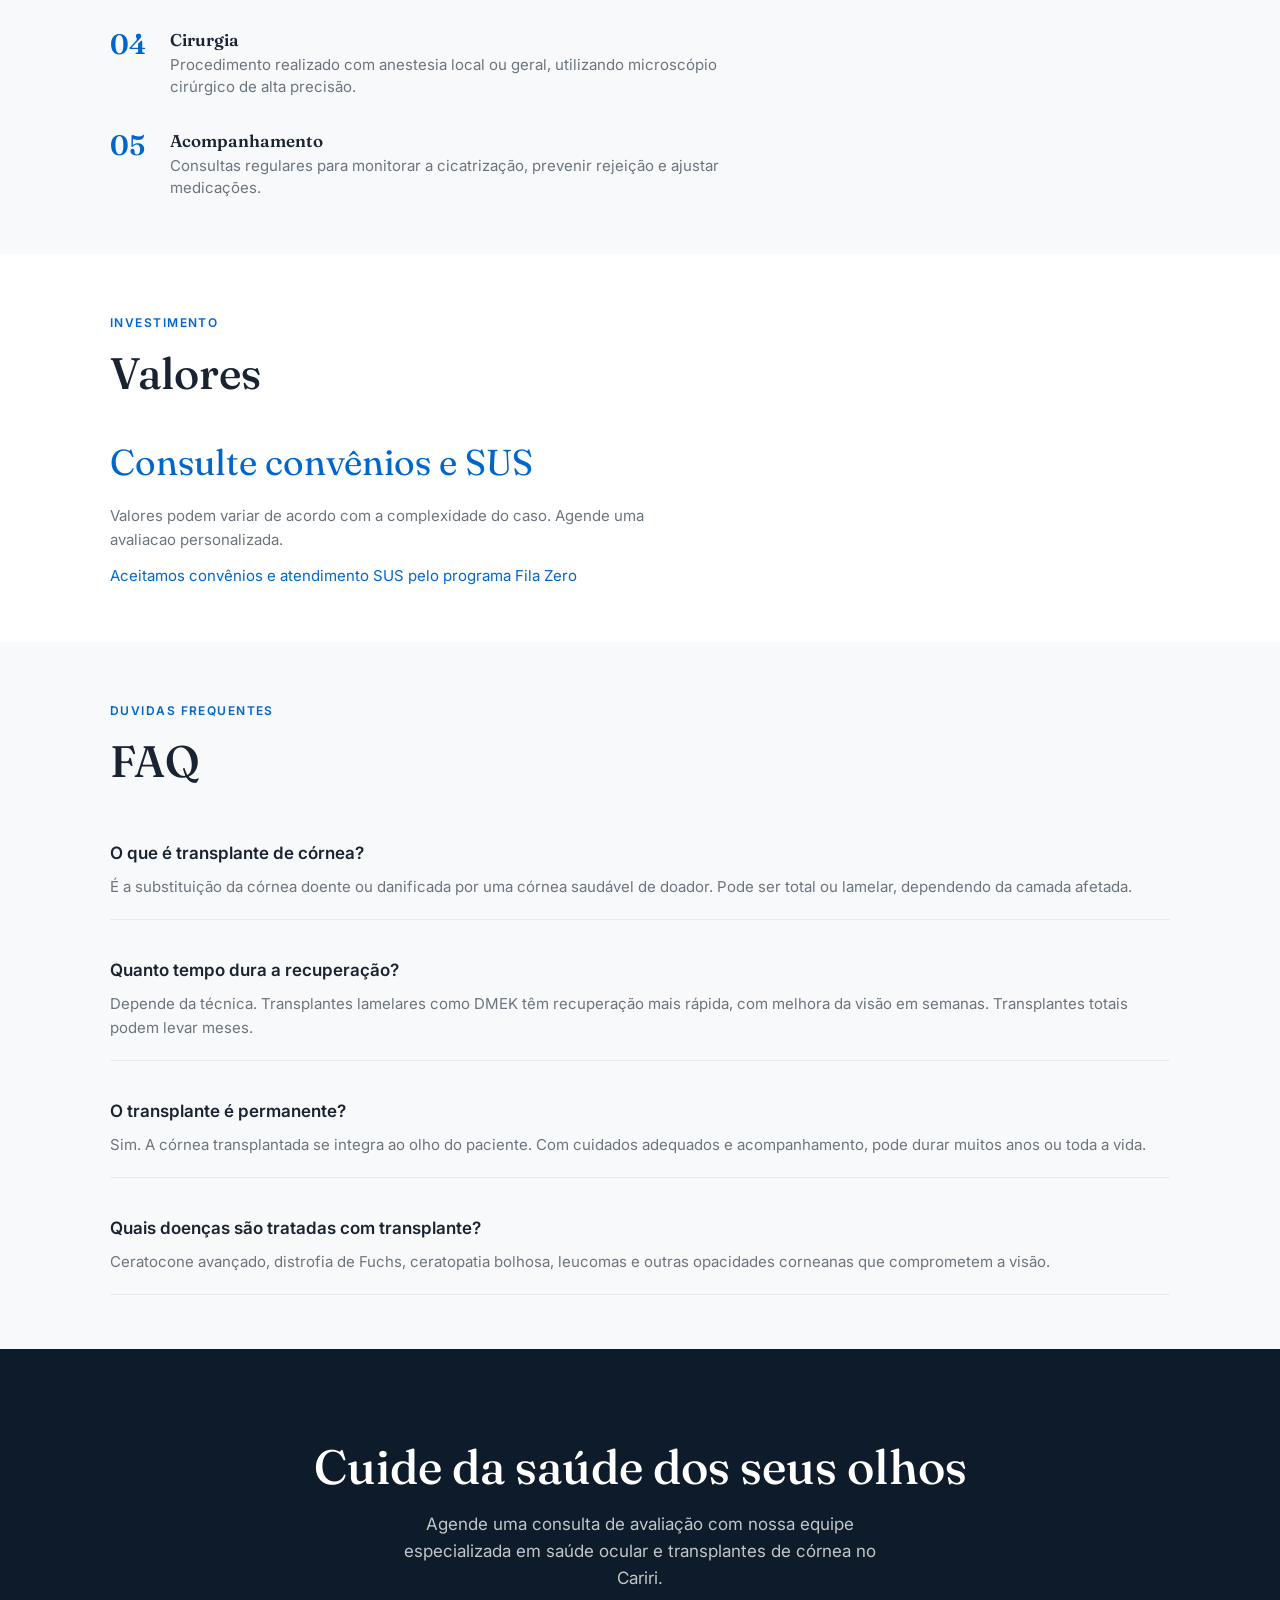
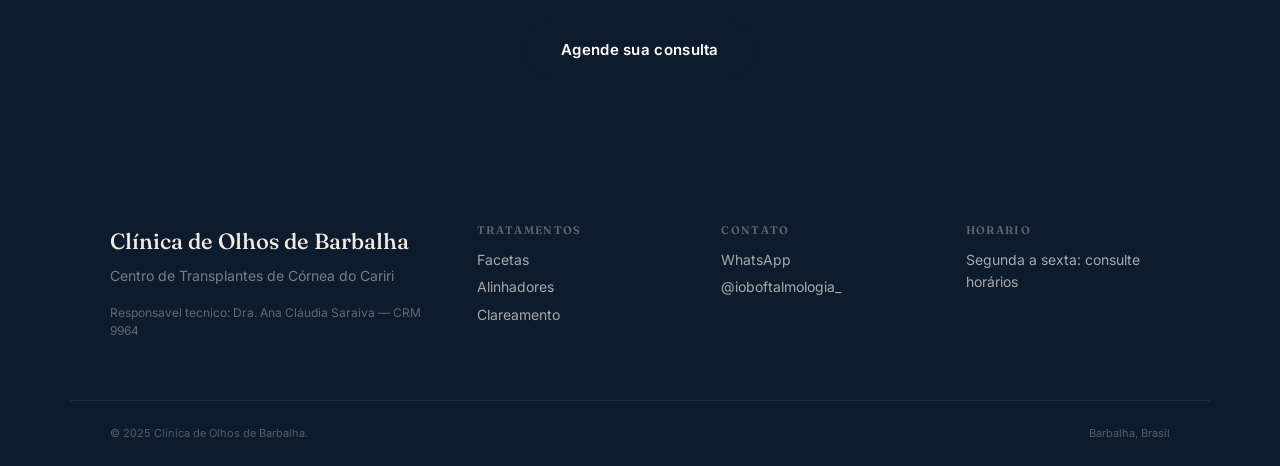
<file: facetas.html>
<!DOCTYPE html>
<html lang="pt-BR">
<head>
  <meta charset="UTF-8">
  <meta name="viewport" content="width=device-width, initial-scale=1.0">
  <title>Facetas | Clínica de Olhos de Barbalha</title>
  <meta name="description" content="Facetas de porcelana e resina no Clínica de Olhos de Barbalha. Transforme seu sorriso com naturalidade.">
  <meta property="og:title" content="Facetas | Clínica de Olhos de Barbalha">
  <meta property="og:image" content="assets/og-placeholder.jpg">
  <meta property="og:locale" content="pt_BR">
  <link rel="icon" type="image/png" href="assets/favicon.png">
  <link rel="preconnect" href="https://fonts.googleapis.com">
  <link rel="preconnect" href="https://fonts.gstatic.com" crossorigin>
  <link href="https://fonts.googleapis.com/css2?family=Fraunces:ital,wght@0,500;0,600;1,500&family=Inter:wght@400;500;600&display=swap" rel="stylesheet">
  <link rel="stylesheet" href="style.css">
<script>window.__imgFallback=function(img,label){img.onerror=null;img.alt=label||'';img.style.cssText='background:#e5e7eb;min-height:40px';img.src='data:image/svg+xml,%3Csvg xmlns%3D%22http%3A%2F%2Fwww.w3.org%2F2000%2Fsvg%22 viewBox%3D%220 0 1 1%22%3E%3C%2Fsvg%3E';};</script>
</head>
<body>
  <header class="navbar"><div class="container nav-inner">
    <a href="index.html" class="brand-name">Clínica de Olhos de Barbalha</a>
    <nav class="nav-links" aria-label="Navegacao"><a href="index.html#tratamentos">Tratamentos</a><a href="facetas.html">Facetas</a><a href="alinhadores.html">Alinhadores</a><a href="clareamento.html">Clareamento</a><a href="index.html#contato">Contato</a></nav>
    <a href="https://wa.me/558835320024" class="cta-primary cta-primary--compact">Fale no WhatsApp</a>
  </div></header>

  <section class="page-hero"><div class="container">
    <span class="eyebrow fade-up">Facetas</span>
    <h1 class="section-title fade-up fade-up-d1">Transplante de Córnea</h1>
    <p class="page-hero-sub fade-up fade-up-d2">Técnicas cirúrgicas modernas para transplante de córnea com recuperação mais rápida e segura.</p>
  </div></section>

  <section class="treatment-intro"><div class="container">
    <span class="eyebrow fade-up">O que sao</span>
    <h2 class="section-title fade-up fade-up-d1">Sobre o transplante de córnea</h2>
    <p class="treatment-body fade-up fade-up-d2">O transplante de córnea é a substituição da córnea opaca ou doente por uma córnea saudável de doador. No Instituto de Olhos de Barbalha, realizamos diferentes técnicas de acordo com a camada da córnea afetada: DMEK e DSEK para doenças do endotélio, DALK para doenças do estroma anterior, e transplante penetrante (PK) quando necessário. Somos centro de referência no Cariri e parceiros do programa Fila Zero, atendendo pacientes pelo SUS.</p>
  </div></section>

  <section class="cases"><div class="container">
    <header class="section-header"><span class="eyebrow fade-up">Antes e depois</span><h2 class="section-title fade-up fade-up-d1">Resultados reais</h2></header>
    <div class="cases-grid">
      <div class="stagger-card" data-stagger="0">
        <div class="case-pair">
          <div class="img-fallback"><img src="https://8ispuxmgjxgu2r5q.public.blob.vercel-storage.com/stock-photos/dentisti/ambiente/dentisti-ambiente-07.webp" alt="Antes" loading="lazy" width="600" height="400" onerror="window.__imgFallback(this,'antes')"></div>
          <div class="img-fallback"><img src="https://8ispuxmgjxgu2r5q.public.blob.vercel-storage.com/stock-photos/dentisti/ambiente/dentisti-ambiente-16.webp" alt="Depois" loading="lazy" width="600" height="400" onerror="window.__imgFallback(this,'depois')"></div>
        </div>
      </div>
      <div class="stagger-card" data-stagger="1">
        <div class="case-pair">
          <div class="img-fallback"><img src="https://8ispuxmgjxgu2r5q.public.blob.vercel-storage.com/stock-photos/dentisti/detalhe/dentisti-detalhe-11.webp" alt="Antes" loading="lazy" width="600" height="400" onerror="window.__imgFallback(this,'antes')"></div>
          <div class="img-fallback"><img src="https://8ispuxmgjxgu2r5q.public.blob.vercel-storage.com/stock-photos/dentisti/detalhe/dentisti-detalhe-12.webp" alt="Depois" loading="lazy" width="600" height="400" onerror="window.__imgFallback(this,'depois')"></div>
        </div>
      </div>
    </div>
  </div></section>

  <section class="process-section"><div class="container">
    <span class="eyebrow fade-up">Como funciona</span>
    <h2 class="section-title fade-up fade-up-d1">O processo</h2>
    <div class="process-grid">
      <div class="process-step stagger-card" data-stagger="0">
        <span class="process-number">01</span>
        <div><h3 class="process-step-title">Avaliação inicial</h3><p class="process-step-desc">Consulta oftalmológica completa com exames específicos para diagnóstico preciso da doença ocular.</p></div>
      </div>
      <div class="process-step stagger-card" data-stagger="1">
        <span class="process-number">02</span>
        <div><h3 class="process-step-title">Indicação cirúrgica</h3><p class="process-step-desc">Avaliação da necessidade de transplante e definição da técnica mais adequada para o caso.</p></div>
      </div>
      <div class="process-step stagger-card" data-stagger="2">
        <span class="process-number">03</span>
        <div><h3 class="process-step-title">Preparação</h3><p class="process-step-desc">Cadastro na fila de transplante, exames pré-operatórios e orientações sobre o procedimento.</p></div>
      </div>
      <div class="process-step stagger-card" data-stagger="3">
        <span class="process-number">04</span>
        <div><h3 class="process-step-title">Cirurgia</h3><p class="process-step-desc">Procedimento realizado com anestesia local ou geral, utilizando microscópio cirúrgico de alta precisão.</p></div>
      </div>
      <div class="process-step stagger-card" data-stagger="4">
        <span class="process-number">05</span>
        <div><h3 class="process-step-title">Acompanhamento</h3><p class="process-step-desc">Consultas regulares para monitorar a cicatrização, prevenir rejeição e ajustar medicações.</p></div>
      </div>
    </div>
  </div></section>

  <section class="investment"><div class="container">
    <span class="eyebrow fade-up">Investimento</span>
    <h2 class="section-title fade-up fade-up-d1">Valores</h2>
    <p class="invest-range fade-up fade-up-d2">Consulte convênios e SUS</p>
    <p class="invest-note fade-up fade-up-d3">Valores podem variar de acordo com a complexidade do caso. Agende uma avaliacao personalizada.</p>
    <p class="invest-note fade-up" style="margin-top:12px;color:var(--brand-accent)">Aceitamos convênios e atendimento SUS pelo programa Fila Zero</p>
  </div></section>

  <section class="faq-section"><div class="container">
    <span class="eyebrow fade-up">Duvidas frequentes</span>
    <h2 class="section-title fade-up fade-up-d1">FAQ</h2>
    <div class="faq-item fade-up">
      <p class="faq-question">O que é transplante de córnea?</p>
      <p class="faq-answer">É a substituição da córnea doente ou danificada por uma córnea saudável de doador. Pode ser total ou lamelar, dependendo da camada afetada.</p>
    </div>
    <div class="faq-item fade-up">
      <p class="faq-question">Quanto tempo dura a recuperação?</p>
      <p class="faq-answer">Depende da técnica. Transplantes lamelares como DMEK têm recuperação mais rápida, com melhora da visão em semanas. Transplantes totais podem levar meses.</p>
    </div>
    <div class="faq-item fade-up">
      <p class="faq-question">O transplante é permanente?</p>
      <p class="faq-answer">Sim. A córnea transplantada se integra ao olho do paciente. Com cuidados adequados e acompanhamento, pode durar muitos anos ou toda a vida.</p>
    </div>
    <div class="faq-item fade-up">
      <p class="faq-question">Quais doenças são tratadas com transplante?</p>
      <p class="faq-answer">Ceratocone avançado, distrofia de Fuchs, ceratopatia bolhosa, leucomas e outras opacidades corneanas que comprometem a visão.</p>
    </div>
  </div></section>

  <section class="cta-band"><div class="container">
    <h2 class="cta-band-title fade-up">Cuide da saúde dos seus olhos</h2>
    <p class="cta-band-sub fade-up fade-up-d1">Agende uma consulta de avaliação com nossa equipe especializada em saúde ocular e transplantes de córnea no Cariri.</p>
    <a href="https://wa.me/558835320024" class="cta-primary cta-primary--navy fade-up fade-up-d2">Agende sua consulta</a>
  </div></section>

  <footer class="footer"><div class="container footer-grid">
    <div><span class="footer-brand-name">Clínica de Olhos de Barbalha</span><p class="footer-tag">Centro de Transplantes de Córnea do Cariri</p><p class="footer-disclaimer">Responsavel tecnico: Dra. Ana Cláudia Saraiva — CRM 9964</p></div>
    <div class="footer-col"><h4 class="footer-title">Tratamentos</h4><p><a href="facetas.html">Facetas</a></p><p><a href="alinhadores.html">Alinhadores</a></p><p><a href="clareamento.html">Clareamento</a></p></div>
    <div class="footer-col"><h4 class="footer-title">Contato</h4><p><a href="https://wa.me/558835320024">WhatsApp</a></p><p><a href="https://instagram.com/ioboftalmologia_" target="_blank" rel="noopener">@ioboftalmologia_</a></p></div>
    <div class="footer-col"><h4 class="footer-title">Horario</h4><p>Segunda a sexta: consulte horários</p></div>
  </div><div class="footer-bottom container"><span>&copy; <span id="year">2025</span> Clínica de Olhos de Barbalha.</span><span>Barbalha, Brasil</span></div></footer>
  <script src="script.js" defer></script>
</body>
</html>
</file>
<file: style.css>
/* ==========================================================
   Smile Premium — template-dentisti-002
   Settore: dentisti (multi-page premium, estetica dentale)
   Design: §6 Healthcare + cosmetic clinic boutique
   Scroll: medical-clean (151 frame, sfondo bianco)
   Lingua: pt-BR
   ========================================================== */

@property --brand-primary { syntax: '<color>'; inherits: true; initial-value: #0A2540; }
@property --brand-accent  { syntax: '<color>'; inherits: true; initial-value: #C9A961; }
@property --brand-ink     { syntax: '<color>'; inherits: true; initial-value: #0F1419; }
@property --brand-bg      { syntax: '<color>'; inherits: true; initial-value: #FAF8F4; }
@property --brand-surface { syntax: '<color>'; inherits: true; initial-value: #FFFFFF; }
@property --brand-muted   { syntax: '<color>'; inherits: true; initial-value: #7D8794; }
@property --brand-footer  { syntax: '<color>'; inherits: true; initial-value: #0A2540; }

:root {
  --brand-primary: #0A2540; --brand-accent: #C9A961; --brand-ink: #0F1419;
  --brand-bg: #FAF8F4; --brand-surface: #FFFFFF; --brand-muted: #7D8794; --brand-footer: #0A2540;
  --anim-duration: 0.7s; --anim-easing: cubic-bezier(.22,1,.36,1);
  --anim-translateY: 48px; --anim-stagger: 120ms;
  --scroll-bg: #FFFFFF;
}
:root {
  --brand-primary: #0D1B2A; --brand-accent: #0066CC; --brand-ink: #1A2332;
  --brand-bg: #F8F9FA; --brand-surface: #FFFFFF; --brand-muted: #6C757D; --brand-footer: #0D1B2A;
}

:root {
  --white: #FFFFFF;
  --heading: 'Fraunces', Georgia, serif;
  --body: 'Inter', system-ui, sans-serif;
  --section-py: clamp(80px, 10vh, 140px);
  --section-py-tight: clamp(48px, 6vh, 80px);
  --container-max: 1140px; --pad-x: 24px;
  --r-sm: 8px; --r-md: 14px; --r-lg: 20px; --r-pill: 999px;
}

*,*::before,*::after{box-sizing:border-box}
html{scroll-behavior:smooth;-webkit-text-size-adjust:100%}
body{margin:0;font-family:var(--body);font-weight:400;font-size:17px;line-height:1.6;color:var(--brand-ink);background:var(--brand-bg);-webkit-font-smoothing:antialiased}
img,svg{display:block;max-width:100%;height:auto}
a{color:inherit;text-decoration:none}
ul,ol{list-style:none;padding:0;margin:0}
address{font-style:normal}
h1,h2,h3,h4{font-family:var(--heading);font-weight:500;line-height:1.15;margin:0;color:var(--brand-ink)}

.container{width:100%;max-width:var(--container-max);margin:0 auto;padding-left:var(--pad-x);padding-right:var(--pad-x)}
.eyebrow{font-family:var(--body);font-size:12px;font-weight:600;letter-spacing:0.12em;text-transform:uppercase;color:var(--brand-accent);display:inline-block;margin-bottom:16px}
.section-title{font-size:clamp(36px,5vw,44px);margin-bottom:16px}
.section-lede{font-size:17px;color:var(--brand-muted);max-width:580px;line-height:1.6}
.section-header{text-align:center;margin-bottom:56px}
.section-header .section-lede{margin:0 auto}

/* CTA */
.cta-primary{display:inline-flex;align-items:center;justify-content:center;min-height:52px;padding:16px 36px;border-radius:var(--r-pill);background:var(--brand-accent);color:var(--brand-primary);font-family:var(--body);font-weight:600;font-size:15px;letter-spacing:0.02em;border:2px solid var(--brand-accent);cursor:pointer;position:relative;overflow:hidden;transition:color .4s var(--anim-easing);z-index:0}
.cta-primary::before{content:'';position:absolute;inset:0;background:var(--brand-primary);transform:translateX(-101%);transition:transform .4s var(--anim-easing);z-index:-1}
.cta-primary:hover::before{transform:translateX(0)}
.cta-primary:hover{color:var(--white)}
.cta-primary:focus-visible{outline:3px solid var(--brand-accent);outline-offset:3px}
.cta-primary--compact{min-height:44px;padding:12px 24px;font-size:13px}
.cta-primary--navy{background:var(--brand-primary);color:var(--white);border-color:var(--brand-primary)}
.cta-primary--navy::before{background:var(--brand-accent)}
.cta-primary--navy:hover{color:var(--brand-primary)}
.cta-secondary{font-family:var(--heading);font-style:italic;font-size:16px;color:var(--brand-accent);position:relative;padding-bottom:4px}
.cta-secondary::after{content:'';position:absolute;left:0;bottom:0;width:100%;height:1px;background:var(--brand-accent);transform-origin:left;transform:scaleX(1);transition:transform .4s var(--anim-easing)}
.cta-secondary:hover::after{transform:scaleX(0);transform-origin:right}

/* Navbar */
.navbar{position:sticky;top:0;z-index:50;background:rgba(250,248,244,.92);backdrop-filter:saturate(180%) blur(12px);-webkit-backdrop-filter:saturate(180%) blur(12px);border-bottom:1px solid rgba(10,37,64,.06)}
.nav-inner{display:flex;align-items:center;justify-content:space-between;gap:24px;min-height:64px}
.brand-name{font-family:var(--heading);font-weight:600;font-size:20px;color:var(--brand-primary)}
.nav-links{display:none;gap:28px}
.nav-links a{font-size:14px;font-weight:500;color:var(--brand-ink);transition:color .2s}
.nav-links a:hover{color:var(--brand-accent)}

/* Hero */
.hero{padding:64px 0 var(--section-py)}
.hero-grid{display:grid;grid-template-columns:1fr;gap:48px;align-items:center}
.hero-text{order:1}
.hero-media{order:0;margin:0}
.hero-title{font-size:clamp(48px,7vw,72px);font-weight:500;margin-bottom:20px;letter-spacing:-0.01em}
.hero-title em{font-style:italic;color:var(--brand-accent)}
.hero-sub{font-size:18px;color:var(--brand-muted);margin:0 0 32px;max-width:480px;line-height:1.6}
.hero-ctas{display:flex;flex-wrap:wrap;gap:20px;align-items:center}
.hero-media img{width:100%;border-radius:var(--r-lg);aspect-ratio:14/9;object-fit:cover}

/* Services overview */
.services-ov{padding:var(--section-py) 0;background:var(--brand-surface)}
.services-ov-grid{display:grid;grid-template-columns:1fr;gap:24px}
.svc-card{background:var(--brand-bg);border-radius:var(--r-md);overflow:hidden;border:1px solid rgba(10,37,64,.06)}
.svc-card-image{aspect-ratio:3/2;overflow:hidden}
.svc-card-image img{width:100%;height:100%;object-fit:cover}
.svc-card-body{padding:28px}
.svc-card-icon{width:56px;height:56px;border-radius:14px;background:rgba(10,37,64,.06);color:var(--brand-primary);display:flex;align-items:center;justify-content:center;margin-bottom:16px}
.svc-card-name{font-size:20px;margin-bottom:8px}
.svc-card-desc{font-size:15px;color:var(--brand-muted);margin:0 0 16px;line-height:1.5}
.svc-card-link{font-size:14px;font-weight:600;color:var(--brand-accent);border-bottom:1px solid currentColor;padding-bottom:2px}

/* Scroll */
.scroll-animation{position:relative;height:300vh;background:var(--scroll-bg)}
.scroll-anim-pin{position:sticky;top:0;width:100%;height:100vh;overflow:hidden}
#scroll-canvas{position:absolute;top:0;left:0;width:100%;height:100%;display:block}

/* Philosophy */
.philosophy{padding:var(--section-py) 0}
.philosophy-grid{display:grid;grid-template-columns:1fr;gap:24px}
.phil-card{text-align:center;padding:32px 24px}
.phil-icon{width:56px;height:56px;border-radius:14px;background:rgba(10,37,64,.06);color:var(--brand-primary);display:flex;align-items:center;justify-content:center;margin:0 auto 16px}
.phil-title{font-size:18px;margin-bottom:8px}
.phil-desc{font-size:15px;color:var(--brand-muted);margin:0;line-height:1.5}

/* Team */
.team{padding:var(--section-py) 0;background:var(--brand-surface)}
.team-grid{display:grid;grid-template-columns:1fr;gap:32px}
.team-card{text-align:center}
.team-photo{margin:0 auto 20px;width:220px;height:275px;border-radius:var(--r-lg);overflow:hidden}
.team-photo img{width:100%;height:100%;object-fit:cover}
.team-name{font-size:22px;margin-bottom:4px}
.team-spec{font-size:12px;font-weight:600;letter-spacing:.12em;text-transform:uppercase;color:var(--brand-accent);margin-bottom:4px}
.team-cro{font-size:12px;color:var(--brand-muted);margin-bottom:12px}
.team-bio{font-size:15px;color:var(--brand-muted);margin:0;max-width:320px;margin-left:auto;margin-right:auto;line-height:1.5}

/* Cases gallery */
.cases{padding:var(--section-py) 0}
.cases-grid{display:grid;grid-template-columns:1fr;gap:24px}
.case-pair{display:grid;grid-template-columns:1fr 1fr;gap:4px;border-radius:var(--r-md);overflow:hidden}
.case-pair img{width:100%;aspect-ratio:3/2;object-fit:cover}
.case-label{font-size:12px;font-weight:600;letter-spacing:.08em;text-transform:uppercase;color:var(--brand-muted);text-align:center;margin-top:8px}

/* Testimonials */
.testimonials{padding:var(--section-py) 0;background:var(--brand-surface)}
.testimonials-grid{display:grid;grid-template-columns:1fr;gap:24px}
.testimonial-card{padding:32px;border:1px solid rgba(10,37,64,.06);border-radius:var(--r-md)}
.testimonial-text{font-family:var(--heading);font-style:italic;font-size:18px;line-height:1.5;margin:0 0 16px}
.testimonial-name{font-size:14px;font-weight:600;color:var(--brand-ink)}
.testimonial-meta{font-size:13px;color:var(--brand-muted)}

/* Tech */
.tech{padding:var(--section-py) 0}
.tech-grid{display:grid;grid-template-columns:1fr;gap:24px}
.tech-item{display:flex;gap:20px;align-items:flex-start}
.tech-icon{width:56px;height:56px;border-radius:14px;background:rgba(10,37,64,.06);color:var(--brand-primary);display:flex;align-items:center;justify-content:center;flex-shrink:0}
.tech-name{font-size:18px;margin-bottom:6px}
.tech-desc{font-size:15px;color:var(--brand-muted);margin:0;line-height:1.5}

/* Info */
.info{padding:var(--section-py-tight) 0;border-top:1px solid rgba(10,37,64,.06)}
.info-grid{display:grid;grid-template-columns:1fr;gap:40px}
.info-label{font-size:12px;font-weight:600;letter-spacing:.12em;text-transform:uppercase;color:var(--brand-accent);margin-bottom:12px}
.info-value{font-size:16px;color:var(--brand-muted);line-height:1.6;margin:0}
.info-value a{border-bottom:1px solid rgba(10,37,64,.15);transition:border-color .2s}
.info-value a:hover{border-color:var(--brand-accent)}
.map-embed{margin-top:20px;border-radius:var(--r-md);overflow:hidden}
.map-embed iframe{width:100%;height:280px;border:0}

/* CTA Band */
.cta-band{padding:var(--section-py) 0;background:var(--brand-primary);color:var(--white);text-align:center}
.cta-band-title{color:var(--white);font-size:clamp(32px,5vw,48px);margin-bottom:16px}
.cta-band-sub{color:rgba(255,255,255,.75);font-size:17px;max-width:520px;margin:0 auto 28px}

/* Footer */
.footer{background:var(--brand-footer);color:rgba(250,248,244,.65);padding:var(--section-py-tight) 0 24px}
.footer a{color:inherit}.footer a:hover{color:var(--brand-accent)}
.footer-grid{display:grid;grid-template-columns:1fr;gap:32px;margin-bottom:48px}
.footer-brand-name{font-family:var(--heading);font-weight:500;font-size:22px;color:rgba(250,248,244,.95)}
.footer-tag{font-size:14px;margin-top:6px;color:rgba(250,248,244,.45)}
.footer-title{font-size:11px;font-weight:600;letter-spacing:.12em;text-transform:uppercase;color:rgba(250,248,244,.35);margin-bottom:12px}
.footer-col p{margin:5px 0;font-size:14px}
.footer-disclaimer{font-size:12px;color:rgba(250,248,244,.35);margin-top:16px;line-height:1.5}
.footer-bottom{display:flex;flex-direction:column;gap:6px;padding-top:24px;border-top:1px solid rgba(250,248,244,.08);font-size:11px;color:rgba(250,248,244,.30)}

/* Page hero (subpages) */
.page-hero{padding:48px 0 var(--section-py-tight)}
.page-hero .section-title{margin-bottom:16px}
.page-hero-sub{font-size:17px;color:var(--brand-muted);margin:0;max-width:540px}

/* Treatment page sections */
.treatment-intro{padding:var(--section-py-tight) 0}
.treatment-body{font-size:17px;line-height:1.7;max-width:640px;margin:0}
.treatment-benefits{padding:var(--section-py-tight) 0;background:var(--brand-surface)}
.benefits-list li{padding:12px 0;border-bottom:1px solid rgba(10,37,64,.06);font-size:16px;display:flex;align-items:center;gap:12px}
.benefits-list li:last-child{border-bottom:none}
.process-section{padding:var(--section-py-tight) 0}
.process-grid{display:grid;grid-template-columns:1fr;gap:32px;max-width:640px}
.process-step{display:flex;gap:20px;align-items:flex-start}
.process-number{font-family:var(--heading);font-size:28px;font-weight:600;color:var(--brand-accent);line-height:1;min-width:40px}
.process-step-title{font-size:17px;font-weight:600;margin-bottom:4px}
.process-step-desc{font-size:15px;color:var(--brand-muted);margin:0;line-height:1.5}
.investment{padding:var(--section-py-tight) 0;background:var(--brand-surface)}
.invest-range{font-family:var(--heading);font-size:clamp(24px,3vw,36px);color:var(--brand-accent);margin-bottom:12px}
.invest-note{font-size:15px;color:var(--brand-muted);margin:0;max-width:540px}
.faq-section{padding:var(--section-py-tight) 0}
.faq-item{padding:20px 0;border-bottom:1px solid rgba(10,37,64,.06)}
.faq-question{font-size:17px;font-weight:600;margin-bottom:8px}
.faq-answer{font-size:15px;color:var(--brand-muted);margin:0;line-height:1.6}

/* Text Reveal */
.reveal-wrapper{overflow:hidden}
.reveal-line{display:block;overflow:hidden}
.reveal-text{display:inline-block;transform:translateY(110%);transition:transform 1.0s var(--anim-easing);will-change:transform}
.reveal-wrapper.visible .reveal-text{transform:translateY(0)}

/* Image fallback */
.img-fallback{position:relative;overflow:hidden;background:linear-gradient(135deg,color-mix(in srgb,var(--brand-primary) 6%,var(--brand-bg)),color-mix(in srgb,var(--brand-accent) 4%,var(--brand-bg)))}
.img-svg-fallback{display:flex;align-items:center;justify-content:center;aspect-ratio:4/3;color:var(--brand-muted)}

/* Animations */
.fade-up{opacity:0;transform:translateY(var(--anim-translateY));transition:opacity var(--anim-duration) var(--anim-easing),transform var(--anim-duration) var(--anim-easing);will-change:transform,opacity}
.fade-up.visible{opacity:1;transform:translateY(0)}
.fade-up-d1{transition-delay:calc(var(--anim-stagger)*1)}
.fade-up-d2{transition-delay:calc(var(--anim-stagger)*2)}
.fade-up-d3{transition-delay:calc(var(--anim-stagger)*3)}
.stagger-card{opacity:0;transform:translateY(32px);transition:opacity .6s var(--anim-easing),transform .6s var(--anim-easing);will-change:transform,opacity}
.stagger-card.visible{opacity:1;transform:translateY(0)}

/* Responsive */
@media(min-width:768px){
  :root{--pad-x:40px}
  .nav-links{display:flex}
  .hero-grid{grid-template-columns:1fr 1.1fr;gap:64px}
  .hero-text{order:0}.hero-media{order:1}
  .services-ov-grid{grid-template-columns:repeat(2,1fr)}
  .philosophy-grid{grid-template-columns:repeat(2,1fr)}
  .team-grid{grid-template-columns:repeat(2,1fr)}
  .cases-grid{grid-template-columns:repeat(2,1fr)}
  .testimonials-grid{grid-template-columns:repeat(3,1fr)}
  .tech-grid{grid-template-columns:repeat(3,1fr)}
  .info-grid{grid-template-columns:1fr 1fr;gap:48px}
  .footer-grid{grid-template-columns:1.6fr 1fr 1fr 1fr;gap:40px}
  .footer-bottom{flex-direction:row;justify-content:space-between}
}
@media(min-width:1024px){
  .services-ov-grid{grid-template-columns:repeat(4,1fr)}
  .philosophy-grid{grid-template-columns:repeat(4,1fr)}
  .cases-grid{grid-template-columns:repeat(3,1fr)}
}
@media(max-width:767px){
  :root{--anim-translateY:28px}
  .scroll-animation{height:200vh}
}

@media(prefers-reduced-motion:reduce){
  *,*::before,*::after{animation-duration:.01ms!important;animation-iteration-count:1!important;transition-duration:.01ms!important;scroll-behavior:auto!important}
  .fade-up,.stagger-card{opacity:1;transform:none}
  .reveal-text{transform:none!important}
}
</file>
